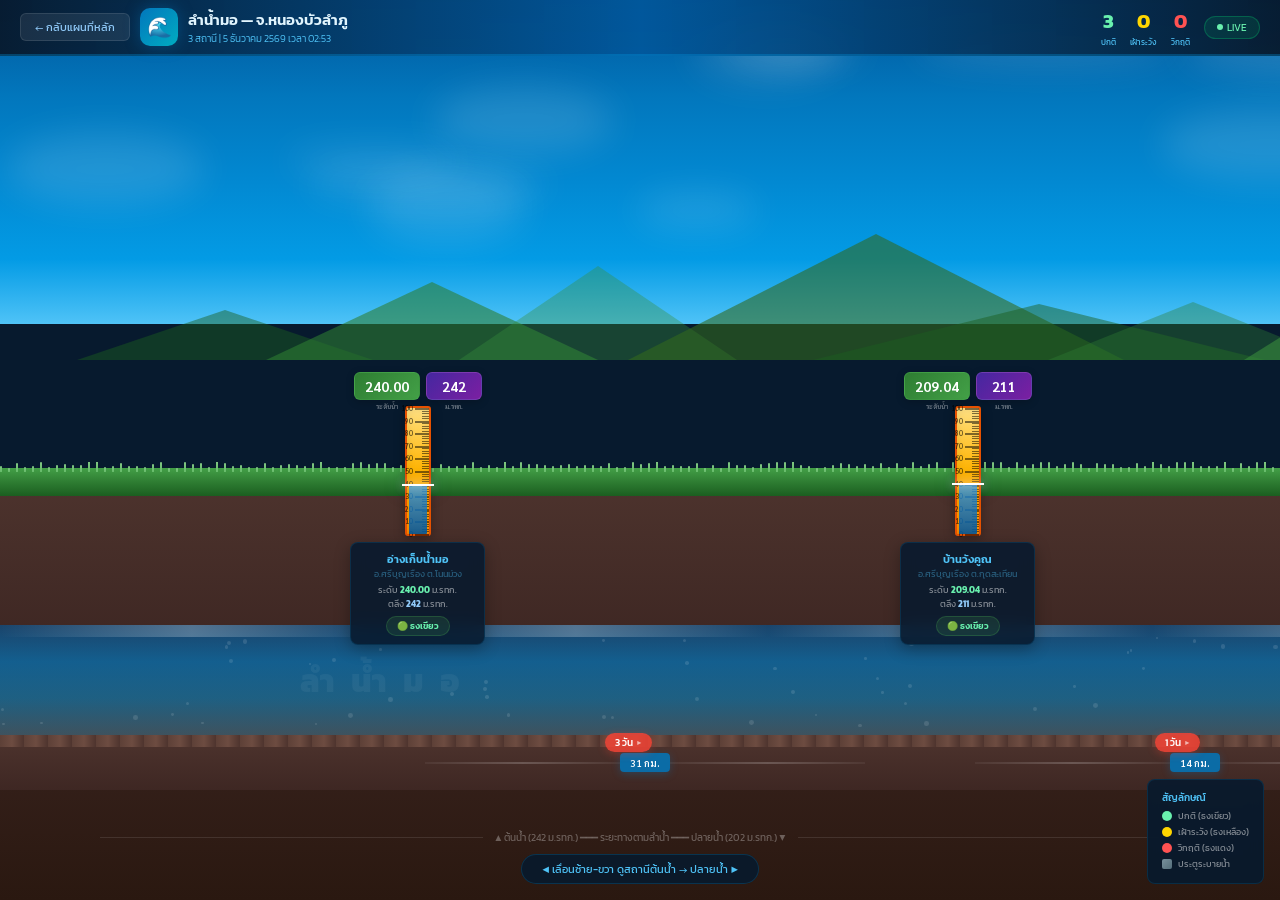
<file: water-level-mo.html>
<!DOCTYPE html>
<html lang="th">
<head>
    <meta charset="UTF-8">
    <meta name="viewport" content="width=device-width, initial-scale=1.0">
    <title>ลำน้ำมอ — สถานการณ์น้ำ จ.หนองบัวลำภู</title>
    <!-- Fonts -->
    <link href="https://fonts.googleapis.com/css2?family=Kanit:wght@300;400;500;600;700;800&family=Sarabun:wght@400;600;700&display=swap" rel="stylesheet">
    <!-- Main CSS -->
    <link rel="stylesheet" href="styles/water-level-mo.css">
</head>
<body>

    <!-- Header UI -->
    <div class="hdr">
        <div class="hl">
            <a href="index.html" class="hback">← กลับแผนที่หลัก</a>
            <div class="hlogo">🌊</div>
            <div>
                <div class="htitle">ลำน้ำมอ — จ.หนองบัวลำภู</div>
                <div class="hsub" id="dtLbl">ข้อมูลอัปเดตล่าสุด</div>
            </div>
        </div>
        <div class="hr">
            <div class="hk">
                <div class="hkn" style="color:#69f0ae" id="hG">0</div>
                <div class="hkl">ปกติ</div>
            </div>
            <div class="hk">
                <div class="hkn" style="color:#ffd600" id="hY">0</div>
                <div class="hkl">เฝ้าระวัง</div>
            </div>
            <div class="hk">
                <div class="hkn" style="color:#ff5252" id="hR">0</div>
                <div class="hkl">วิกฤติ</div>
            </div>
            <div class="hbadge"><span class="hdot"></span>LIVE</div>
        </div>
    </div>

    <!-- Navigation Hint -->
    <div class="hint" id="hint">◀ เลื่อนซ้าย-ขวา ดูสถานีต้นน้ำ → ปลายน้ำ ▶</div>

    <!-- Map Legend -->
    <div class="legend">
        <div class="leg-t">สัญลักษณ์</div>
        <div class="leg-i"><span class="leg-d" style="background:#69f0ae"></span>ปกติ (ธงเขียว)</div>
        <div class="leg-i"><span class="leg-d" style="background:#ffd600"></span>เฝ้าระวัง (ธงเหลือง)</div>
        <div class="leg-i"><span class="leg-d" style="background:#ff5252"></span>วิกฤติ (ธงแดง)</div>
        <div class="leg-i"><span style="width:10px;height:10px;background:linear-gradient(135deg,#78909c,#546e7a);border-radius:2px;display:inline-block"></span>ประตูระบายน้ำ</div>
    </div>

    <!-- Main Content Wrapper -->
    <div class="wrap" id="wrap">
        <div class="scene" id="sc">
            <!-- Sky Layer -->
            <div class="sky">
                <div class="cl" id="clds" style="position:absolute;top:0;left:0;width:200%;height:100%"></div>
            </div>
            
            <!-- Mountain Layer -->
            <div class="mtns" id="mtns"></div>

            <!-- Ground Layer -->
            <div class="ground">
                <div class="gfill"></div>
                <div class="gtop"></div>
                <div class="ggrass" id="gr"></div>
            </div>

            <!-- River Layer -->
            <div class="river">
                <div class="rbody"></div>
                <div class="rsurf"></div>
                <div id="rps"></div>
            </div>

            <!-- River Bed -->
            <div class="rbed">
                <div class="rbed-r"></div>
            </div>

            <!-- River Names -->
            <div class="rname" style="bottom:195px;left:300px">ลำน้ำมอ</div>
            <div class="rname" style="bottom:195px;left:2200px">MO RIVER</div>

            <!-- Interactive Stations Layer -->
            <div id="sLayer"></div>
        </div>
    </div>

    <!-- Logic Script -->
    <script src="scripts/water-level-mo.js"></script>
</body>
</html>
</file>
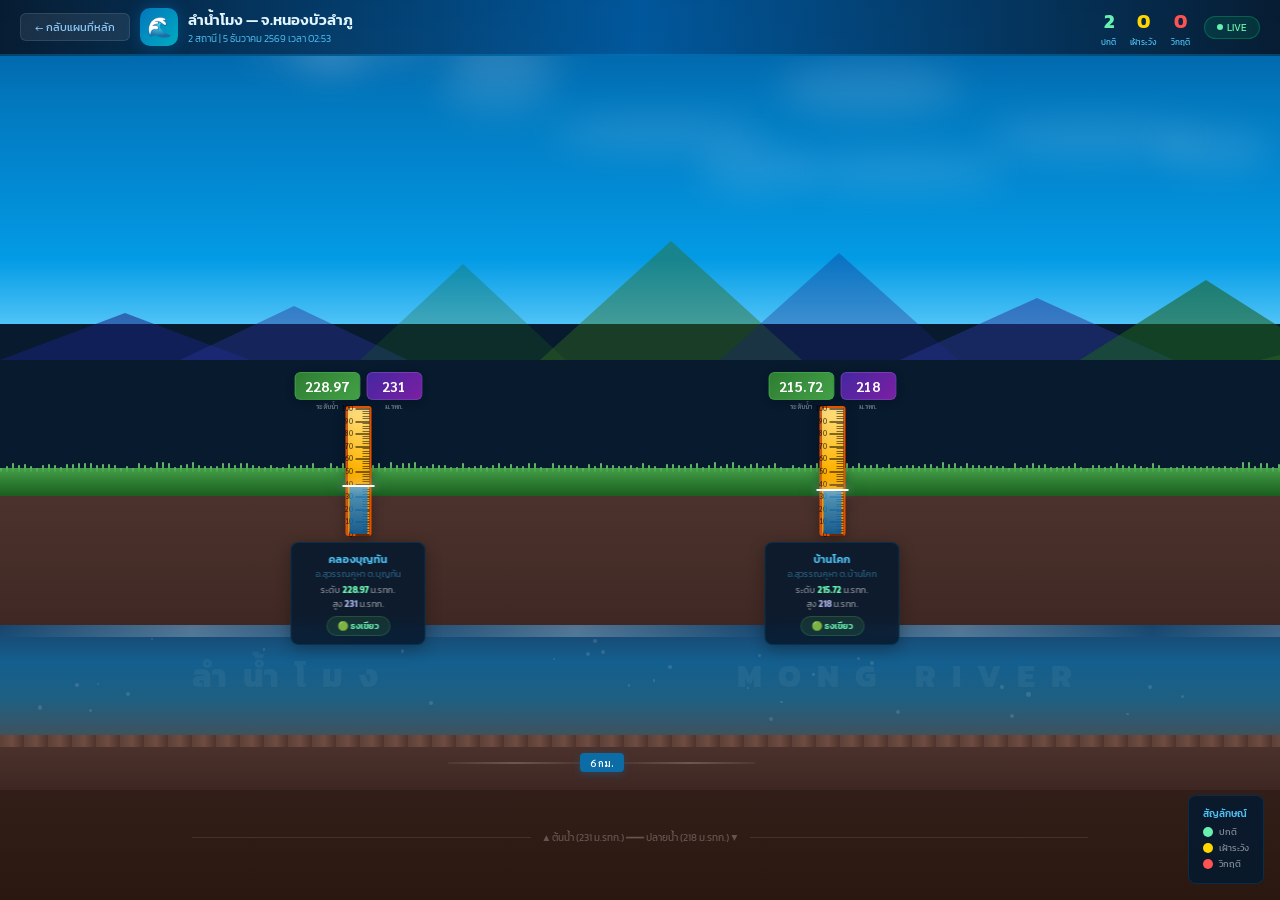
<file: water-level-mong.html>
<!DOCTYPE html>
<html lang="th">

<head>
    <meta charset="UTF-8">
    <meta name="viewport" content="width=device-width, initial-scale=1">

    <title>ลำน้ำโมง — สถานการณ์น้ำ จ.หนองบัวลำภู</title>

    <link href="https://fonts.googleapis.com/css2?family=Kanit:wght@300;400;500;600;700;800&family=Sarabun:wght@400;600;700&display=swap" rel="stylesheet">
    <link rel="stylesheet" href="styles/water-level-mong.css">
</head>

<body>

    <div class="hdr">
        <div class="hl">
            <a href="index.html" class="hback">← กลับแผนที่หลัก</a>

            <div class="hlogo">🌊</div>

            <div>
                <div class="htitle">ลำน้ำโมง — จ.หนองบัวลำภู</div>
                <div class="hsub" id="dtLbl"></div>
            </div>
        </div>

        <div class="hr">
            <div class="hk">
                <div class="hkn" style="color:#69f0ae" id="hG">0</div>
                <div class="hkl">ปกติ</div>
            </div>

            <div class="hk">
                <div class="hkn" style="color:#ffd600" id="hY">0</div>
                <div class="hkl">เฝ้าระวัง</div>
            </div>

            <div class="hk">
                <div class="hkn" style="color:#ff5252" id="hR">0</div>
                <div class="hkl">วิกฤติ</div>
            </div>

            <div class="hbadge">
                <span class="hdot"></span>
                LIVE
            </div>
        </div>
    </div>

    <div class="legend">
        <div class="leg-t">สัญลักษณ์</div>

        <div class="leg-i">
            <span class="leg-d" style="background:#69f0ae"></span>
            ปกติ
        </div>

        <div class="leg-i">
            <span class="leg-d" style="background:#ffd600"></span>
            เฝ้าระวัง
        </div>

        <div class="leg-i">
            <span class="leg-d" style="background:#ff5252"></span>
            วิกฤติ
        </div>
    </div>

    <div class="scene" id="sc">

        <div class="sky">
            <div class="cl" id="clds" style="position:absolute; top:0; left:0; width:200%; height:100%"></div>
        </div>

        <div class="mtns" id="mtns"></div>

        <div class="ground">
            <div class="gfill"></div>
            <div class="gtop"></div>
            <div class="ggrass" id="gr"></div>
        </div>

        <div class="river">
            <div class="rbody"></div>
            <div class="rsurf"></div>
            <div id="rps"></div>
        </div>

        <div class="rbed">
            <div class="rbed-r"></div>
        </div>

        <div class="rname" style="bottom:200px; left:15%">ลำน้ำโมง</div>
        <div class="rname" style="bottom:200px; right:15%">MONG RIVER</div>

        <div id="sLayer"></div>
    </div>
    <script src="scripts/water-level-mong.js"></script>
</body>
</html>
</file>
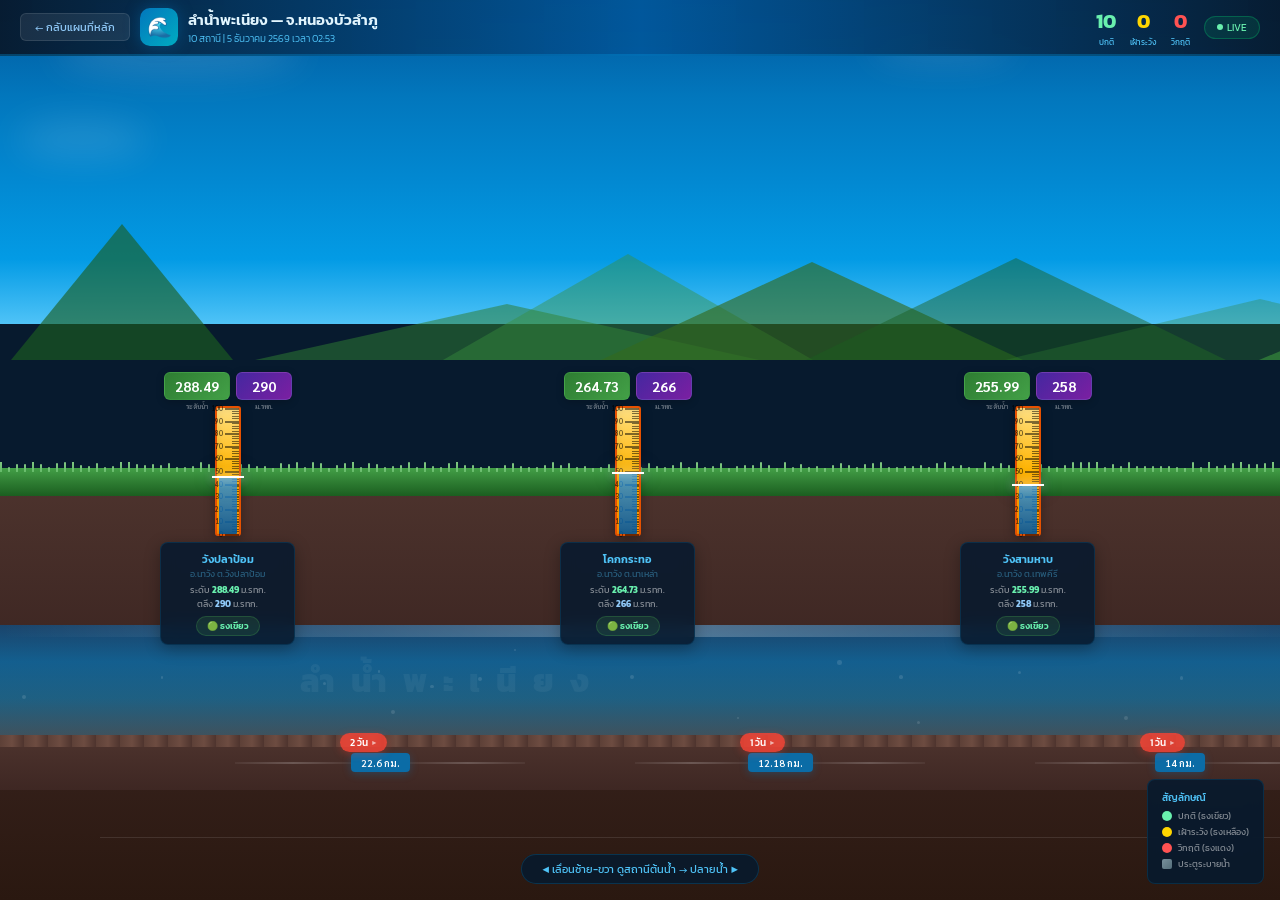
<file: water-level-peneang.html>
<!DOCTYPE html>
<html lang="th">
<head>
    <meta charset="UTF-8">
    <meta name="viewport" content="width=device-width, initial-scale=1.0">
    <title>ลำน้ำพะเนียง — สถานการณ์น้ำ จ.หนองบัวลำภู</title>
    <!-- Fonts -->
    <link href="https://fonts.googleapis.com/css2?family=Kanit:wght@300;400;500;600;700;800&family=Sarabun:wght@400;600;700&display=swap" rel="stylesheet">
    <!-- Main CSS -->
    <link rel="stylesheet" href="styles/water-level-peneang.css">
</head>
<body>

    <!-- Header UI -->
    <div class="hdr">
        <div class="hl">
            <a href="index.html" class="hback">← กลับแผนที่หลัก</a>
            <div class="hlogo">🌊</div>
            <div>
                <div class="htitle">ลำน้ำพะเนียง — จ.หนองบัวลำภู</div>
                <div class="hsub" id="dtLbl">ข้อมูลอัปเดตล่าสุด</div>
            </div>
        </div>
        <div class="hr">
            <div class="hk">
                <div class="hkn" style="color:#69f0ae" id="hG">0</div>
                <div class="hkl">ปกติ</div>
            </div>
            <div class="hk">
                <div class="hkn" style="color:#ffd600" id="hY">0</div>
                <div class="hkl">เฝ้าระวัง</div>
            </div>
            <div class="hk">
                <div class="hkn" style="color:#ff5252" id="hR">0</div>
                <div class="hkl">วิกฤติ</div>
            </div>
            <div class="hbadge"><span class="hdot"></span>LIVE</div>
        </div>
    </div>

    <!-- Navigation Hint -->
    <div class="hint" id="hint">◀ เลื่อนซ้าย-ขวา ดูสถานีต้นน้ำ → ปลายน้ำ ▶</div>

    <!-- Map Legend -->
    <div class="legend">
        <div class="leg-t">สัญลักษณ์</div>
        <div class="leg-i"><span class="leg-d" style="background:#69f0ae"></span>ปกติ (ธงเขียว)</div>
        <div class="leg-i"><span class="leg-d" style="background:#ffd600"></span>เฝ้าระวัง (ธงเหลือง)</div>
        <div class="leg-i"><span class="leg-d" style="background:#ff5252"></span>วิกฤติ (ธงแดง)</div>
        <div class="leg-i"><span style="width:10px;height:10px;background:linear-gradient(135deg,#78909c,#546e7a);border-radius:2px;display:inline-block"></span>ประตูระบายน้ำ</div>
    </div>

    <!-- Main Content Wrapper -->
    <div class="wrap" id="wrap">
        <div class="scene" id="sc">
            <!-- Sky Layer -->
            <div class="sky">
                <div class="cl" id="clds" style="position:absolute;top:0;left:0;width:200%;height:100%"></div>
            </div>
            
            <!-- Mountain Layer -->
            <div class="mtns" id="mtns"></div>

            <!-- Ground Layer -->
            <div class="ground">
                <div class="gfill"></div>
                <div class="gtop"></div>
                <div class="ggrass" id="gr"></div>
            </div>

            <!-- River Layer -->
            <div class="river">
                <div class="rbody"></div>
                <div class="rsurf"></div>
                <div id="rps"></div>
            </div>

            <!-- River Bed -->
            <div class="rbed">
                <div class="rbed-r"></div>
            </div>

            <!-- River Names -->
            <div class="rname" style="bottom:195px;left:300px">ลำน้ำพะเนียง</div>
            <div class="rname" style="bottom:195px;left:2200px">PANEANG RIVER</div>

            <!-- Interactive Stations Layer -->
            <div id="sLayer"></div>
        </div>
    </div>

    <!-- Logic Script -->
    <script src="scripts/water-level-peneang.js"></script>
</body>
</html>
</file>
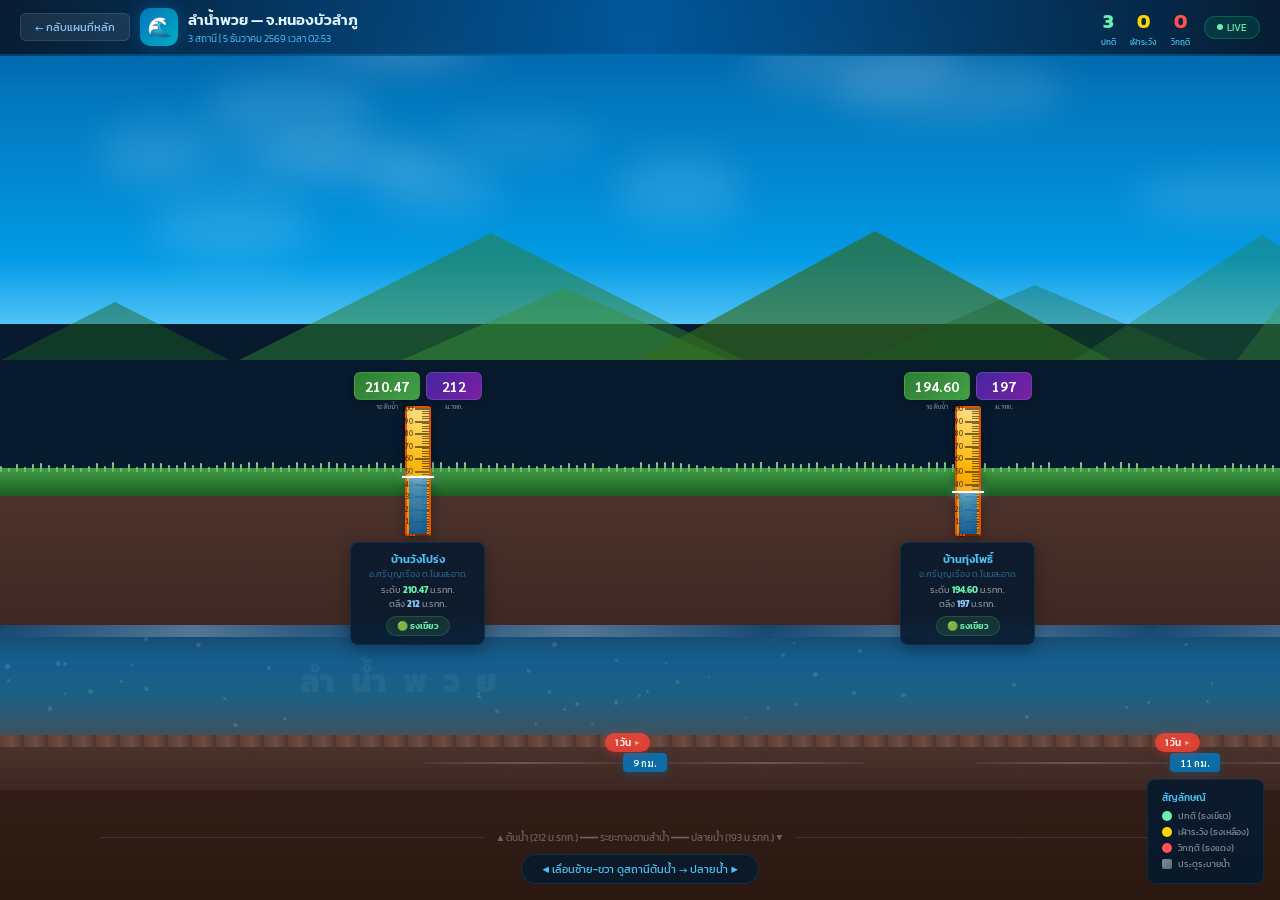
<file: water-level-phuy.html>
<!DOCTYPE html>
<html lang="th">
<head>
    <meta charset="UTF-8">
    <meta name="viewport" content="width=device-width, initial-scale=1.0">
    <title>ลำน้ำพวย — สถานการณ์น้ำ จ.หนองบัวลำภู</title>
    <!-- Fonts -->
    <link href="https://fonts.googleapis.com/css2?family=Kanit:wght@300;400;500;600;700;800&family=Sarabun:wght@400;600;700&display=swap" rel="stylesheet">
    <!-- Main CSS -->
    <link rel="stylesheet" href="styles/water-level-phuy.css">
</head>
<body>

    <!-- Header UI -->
    <div class="hdr">
        <div class="hl">
            <a href="index.html" class="hback">← กลับแผนที่หลัก</a>
            <div class="hlogo">🌊</div>
            <div>
                <div class="htitle">ลำน้ำพวย — จ.หนองบัวลำภู</div>
                <div class="hsub" id="dtLbl">ข้อมูลอัปเดตล่าสุด</div>
            </div>
        </div>
        <div class="hr">
            <div class="hk">
                <div class="hkn" style="color:#69f0ae" id="hG">0</div>
                <div class="hkl">ปกติ</div>
            </div>
            <div class="hk">
                <div class="hkn" style="color:#ffd600" id="hY">0</div>
                <div class="hkl">เฝ้าระวัง</div>
            </div>
            <div class="hk">
                <div class="hkn" style="color:#ff5252" id="hR">0</div>
                <div class="hkl">วิกฤติ</div>
            </div>
            <div class="hbadge"><span class="hdot"></span>LIVE</div>
        </div>
    </div>

    <!-- Navigation Hint -->
    <div class="hint" id="hint">◀ เลื่อนซ้าย-ขวา ดูสถานีต้นน้ำ → ปลายน้ำ ▶</div>

    <!-- Map Legend -->
    <div class="legend">
        <div class="leg-t">สัญลักษณ์</div>
        <div class="leg-i"><span class="leg-d" style="background:#69f0ae"></span>ปกติ (ธงเขียว)</div>
        <div class="leg-i"><span class="leg-d" style="background:#ffd600"></span>เฝ้าระวัง (ธงเหลือง)</div>
        <div class="leg-i"><span class="leg-d" style="background:#ff5252"></span>วิกฤติ (ธงแดง)</div>
        <div class="leg-i"><span style="width:10px;height:10px;background:linear-gradient(135deg,#78909c,#546e7a);border-radius:2px;display:inline-block"></span>ประตูระบายน้ำ</div>
    </div>

    <!-- Main Content Wrapper -->
    <div class="wrap" id="wrap">
        <div class="scene" id="sc">
            <!-- Sky Layer -->
            <div class="sky">
                <div class="cl" id="clds" style="position:absolute;top:0;left:0;width:200%;height:100%"></div>
            </div>
            
            <!-- Mountain Layer -->
            <div class="mtns" id="mtns"></div>

            <!-- Ground Layer -->
            <div class="ground">
                <div class="gfill"></div>
                <div class="gtop"></div>
                <div class="ggrass" id="gr"></div>
            </div>

            <!-- River Layer -->
            <div class="river">
                <div class="rbody"></div>
                <div class="rsurf"></div>
                <div id="rps"></div>
            </div>

            <!-- River Bed -->
            <div class="rbed">
                <div class="rbed-r"></div>
            </div>

            <!-- River Names -->
            <div class="rname" style="bottom:195px;left:300px">ลำน้ำพวย</div>
            <div class="rname" style="bottom:195px;left:2200px">PHUY RIVER</div>

            <!-- Interactive Stations Layer -->
            <div id="sLayer"></div>
        </div>
    </div>

    <!-- Logic Script -->
    <script src="scripts/water-level-phuy.js"></script>
</body>
</html>
</file>
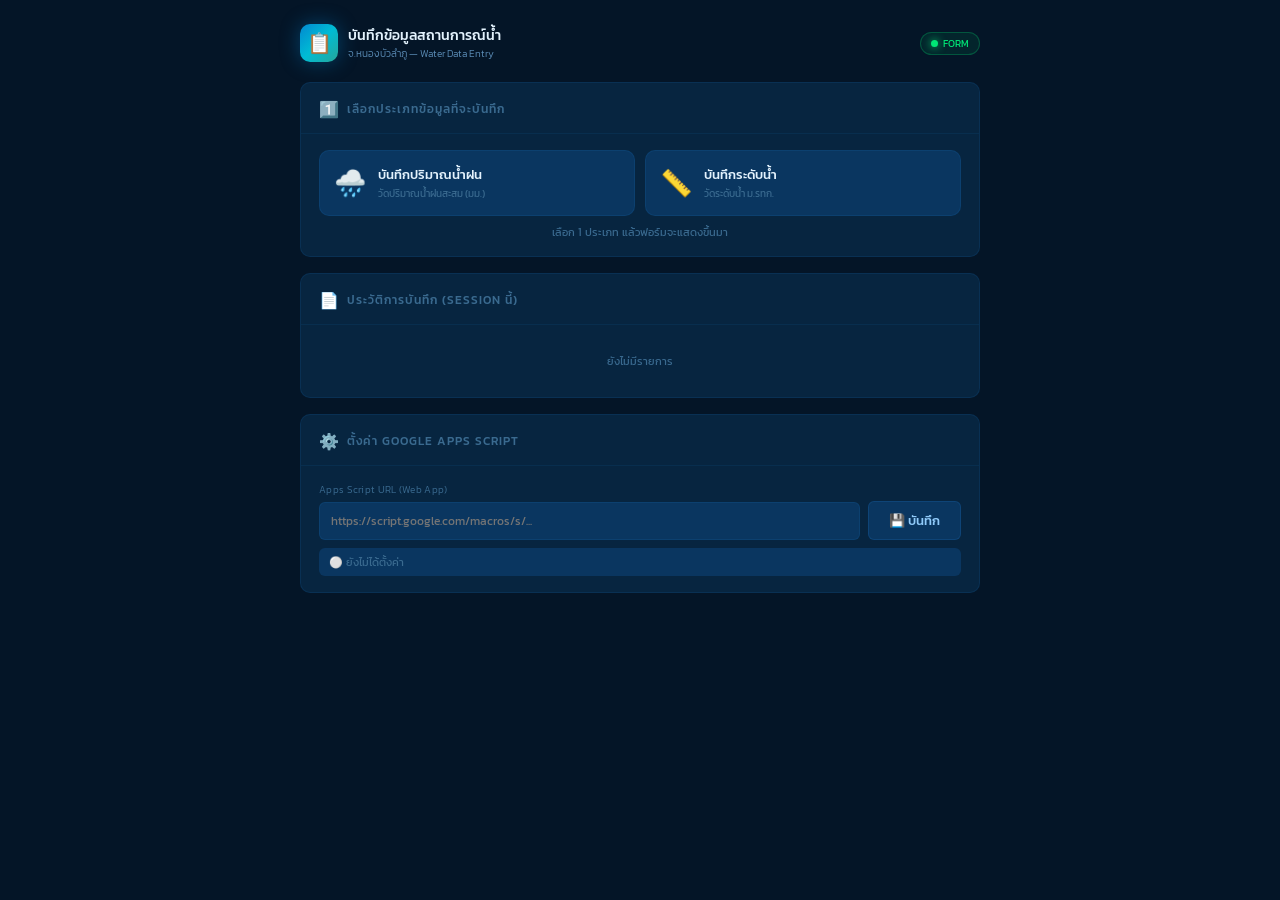
<file: this_test/thistest3/water-form.html>
<!DOCTYPE html>
<html lang="th">
<head>
  <meta charset="UTF-8">
  <meta name="viewport" content="width=device-width, initial-scale=1, maximum-scale=1, user-scalable=no">
  <title>แบบฟอร์มบันทึกข้อมูลน้ำ — จ.หนองบัวลำภู</title>
  <link rel="icon" href="data:image/svg+xml,<svg xmlns='http://www.w3.org/2000/svg' viewBox='0 0 100 100'><text y='.9em' font-size='90'>📋</text></svg>">
  <link href="https://fonts.googleapis.com/css2?family=Kanit:wght@200;300;400;500;600&family=Sarabun:wght@300;400;500;600&display=swap" rel="stylesheet">
  <link rel="stylesheet" href="water-form.css">
</head>

<body>

  <!-- Topbar -->
  <div class="topbar">
    <div class="tb-brand">
      <div class="tb-logo">📋</div>
      <div>
        <div class="tb-title">บันทึกข้อมูลสถานการณ์น้ำ</div>
        <div class="tb-sub">จ.หนองบัวลำภู — Water Data Entry</div>
      </div>
    </div>
    <div class="live-badge">
      <span class="live-dot"></span>FORM
    </div>
  </div>

  <!-- ── STEP 1: เลือกประเภท ── -->
  <div class="card">
    <div class="card-header">
      <span class="card-header-icon">1️⃣</span>
      <span class="card-title">เลือกประเภทข้อมูลที่จะบันทึก</span>
    </div>
    <div class="card-body">
      <div class="type-grid" id="typeCards">
        <!-- render by JS -->
      </div>
      <div class="select-hint">เลือก 1 ประเภท แล้วฟอร์มจะแสดงขึ้นมา</div>
    </div>
  </div>

  <!-- ── STEP 2: กรอกข้อมูล ── -->
  <div class="card main-fields hidden" id="mainFields">
    <div class="card-header">
      <span class="card-header-icon">2️⃣</span>
      <span class="card-title">กรอกข้อมูล</span>
    </div>
    <div class="card-body">

      <!-- วันที่ + เวลา -->
      <div class="form-row">
        <div class="form-group">
          <label class="form-label">วันที่</label>
          <input type="date" class="form-input" id="fDate">
        </div>
        <div class="form-group">
          <label class="form-label">เวลา</label>
          <input type="time" class="form-input" id="fTime">
        </div>
      </div>

      <!-- ลำน้ำ + สถานี -->
      <div class="form-row">
        <div class="form-group">
          <label class="form-label">ลำน้ำ</label>
          <div class="select-wrap">
            <select class="form-select" id="fRiver">
              <option value="">-- เลือก --</option>
            </select>
          </div>
        </div>
        <div class="form-group">
          <label class="form-label">สถานี</label>
          <div class="select-wrap">
            <select class="form-select" id="fStation">
              <option value="">-- เลือกสถานี --</option>
            </select>
          </div>
        </div>
      </div>

      <!-- ผู้รายงาน + สภาพอากาศ -->
      <div class="form-row">
        <div class="form-group">
          <label class="form-label">ชื่อผู้รายงาน</label>
          <input type="text" class="form-input" id="fReporter" placeholder="ชื่อ-สกุล / รหัสเจ้าหน้าที่">
        </div>
        <div class="form-group">
          <label class="form-label">สภาพอากาศ</label>
          <div class="select-wrap">
            <select class="form-select" id="fWeather">
              <option value="">-- เลือก --</option>
            </select>
          </div>
        </div>
      </div>

      <div class="divider"></div>

      <!-- ค่าวัดน้ำฝน -->
      <div class="value-section rain-section hidden" id="fieldRain">
        <div class="value-section-title">🌧️ ข้อมูลน้ำฝน</div>
        <div class="form-row">
          <div class="form-group">
            <label class="form-label">ปริมาณน้ำฝนสะสม</label>
            <div class="input-unit-wrap">
              <input type="number" step="0.1" min="0" class="form-input" id="fRain" placeholder="เช่น 45.5">
              <span class="input-unit">มม.</span>
            </div>
          </div>
          <div class="form-group">
            <label class="form-label">ระยะเวลาสะสม</label>
            <div class="select-wrap">
              <select class="form-select" id="fRainPeriod">
                <option value="">-- เลือก --</option>
                <option value="1h">1 ชั่วโมง</option>
                <option value="3h">3 ชั่วโมง</option>
                <option value="6h">6 ชั่วโมง</option>
                <option value="12h">12 ชั่วโมง</option>
                <option value="24h">24 ชั่วโมง (รายวัน)</option>
              </select>
            </div>
          </div>
        </div>
      </div>

      <!-- ค่าวัดระดับน้ำ -->
      <div class="value-section level-section hidden" id="fieldLevel">
        <div class="value-section-title">📏 ข้อมูลระดับน้ำ</div>
        <div class="form-row">
          <div class="form-group">
            <label class="form-label">ระดับน้ำ (ม.รทก.)</label>
            <div class="input-unit-wrap">
              <input type="number" step="0.1" class="form-input" id="fLevel" placeholder="เช่น 289.2">
              <span class="input-unit">ม.รทก.</span>
            </div>
          </div>
          <div class="form-group">
            <label class="form-label">สถานะ (อัตโนมัติ)</label>
            <div class="status-badge" id="statusBadge">—</div>
          </div>
        </div>
        <div class="form-row">
          <div class="form-group">
            <label class="form-label">แนวโน้ม</label>
            <div class="select-wrap">
              <select class="form-select" id="fTrend">
                <option value="">-- เลือก --</option>
                <option value="up">📈 เพิ่มขึ้น</option>
                <option value="stable">➡️ ทรงตัว</option>
                <option value="down">📉 ลดลง</option>
              </select>
            </div>
          </div>
          <div class="form-group">
            <!-- placeholder col -->
          </div>
        </div>
      </div>

      <!-- หมายเหตุ -->
      <div class="form-row single" style="margin-bottom:14px">
        <div class="form-group">
          <label class="form-label">หมายเหตุ / Note</label>
          <textarea class="form-textarea" id="fNote" placeholder="เช่น น้ำเอ่อล้นตลิ่ง, สังเกตเห็นสิ่งผิดปกติ..."></textarea>
        </div>
      </div>

      <!-- Buttons -->
      <div class="btn-row">
        <button class="btn btn-secondary" id="btnClear">ล้างข้อมูล</button>
        <button class="btn btn-primary" id="btnSubmit">📤 ส่งข้อมูล</button>
      </div>

    </div>
  </div>

  <!-- ── ประวัติการส่ง ── -->
  <div class="card">
    <div class="card-header">
      <span class="card-header-icon">📄</span>
      <span class="card-title">ประวัติการบันทึก (session นี้)</span>
    </div>
    <div class="card-body">
      <div id="historyList">
        <div class="hist-empty">ยังไม่มีรายการ</div>
      </div>
    </div>
  </div>

  <!-- ── ตั้งค่า Apps Script URL ── -->
  <div class="card">
    <div class="card-header">
      <span class="card-header-icon">⚙️</span>
      <span class="card-title">ตั้งค่า Google Apps Script</span>
    </div>
    <div class="card-body">
      <div class="form-group" style="margin-bottom:8px">
        <label class="form-label">Apps Script URL (Web App)</label>
        <div class="config-row">
          <input type="url" class="form-input" id="gasUrlInput"
            placeholder="https://script.google.com/macros/s/...">
          <button class="btn btn-secondary" id="btnSaveUrl" style="white-space:nowrap">💾 บันทึก</button>
        </div>
      </div>
      <div class="conn-status" id="connStatus">⚪ ยังไม่ได้ตั้งค่า</div>
    </div>
  </div>

  <!-- Toast -->
  <div class="toast" id="toast"></div>

  <script src="water-form.js"></script>
  <script src="water-form-data.js"></script>
</body>
</html>
</file>
<file: styles/water-level-mo.css>
/* --- Global Styles --- */

* {
    box-sizing: border-box;
    margin: 0;
    padding: 0;
}

html,
body {
    height: 100%;
    overflow-x: auto;
    overflow-y: hidden;
}

body {
    font-family: 'Kanit', sans-serif;
    background: #071a2e;
}

/* --- Container & Scrollbar --- */
.wrap {
    overflow-x: auto;
    overflow-y: hidden;
    height: 100vh;
    scroll-behavior: smooth;
}

.wrap::-webkit-scrollbar {
    height: 8px;
}

.wrap::-webkit-scrollbar-track {
    background: #071a2e;
}

.wrap::-webkit-scrollbar-thumb {
    background: linear-gradient(90deg, #0277bd, #00acc1);
    border-radius: 4px;
}

.scene {
    position: relative;
    width: 100%;
    height: 100vh;
    min-height: 680px;
    overflow: hidden;
}

/* --- Sky & Environment --- */
.sky {
    position: absolute;
    top: 0;
    left: 0;
    right: 0;
    height: 36%;
    background: linear-gradient(180deg, #01579b 0%, #0277bd 30%, #0288d1 55%, #039be5 80%, #4fc3f7 100%);
}

.cloud {
    position: absolute;
    background: rgba(255, 255, 255, .12);
    border-radius: 50%;
    filter: blur(18px);
}

.cl {
    animation: cld 80s linear infinite;
}

@keyframes cld {
    from {
        transform: translateX(0);
    }
    to {
        transform: translateX(-50%);
    }
}

.mtns {
    position: absolute;
    top: 20%;
    left: 0;
    right: 0;
    height: 20%;
    pointer-events: none;
}

/* --- Terrain --- */
.ground {
    position: absolute;
    bottom: 0;
    left: 0;
    right: 0;
    height: 48%;
}

.gfill {
    position: absolute;
    inset: 0;
    background: linear-gradient(180deg, #4e342e 0%, #3e2723 40%, #2a1810 100%);
}

.gtop {
    position: absolute;
    top: 0;
    left: 0;
    right: 0;
    height: 28px;
    background: linear-gradient(180deg, #43a047, #2e7d32, #1b5e20);
}

.ggrass {
    position: absolute;
    top: -6px;
    left: 0;
    right: 0;
    height: 10px;
    overflow: hidden;
}

.gblade {
    position: absolute;
    bottom: 0;
    width: 2px;
    border-radius: 1px 1px 0 0;
    transform-origin: bottom;
    animation: sw 3s ease-in-out infinite;
}

@keyframes sw {
    0%,
    100% {
        transform: rotate(-4deg);
    }
    50% {
        transform: rotate(4deg);
    }
}

/* --- River System --- */
.river {
    position: absolute;
    left: 0;
    right: 0;
    height: 110px;
    bottom: 165px;
    overflow: hidden;
}

.rbody {
    position: absolute;
    inset: 0;
    background: linear-gradient(180deg, rgba(1, 87, 155, .6), rgba(2, 119, 189, .7), rgba(3, 155, 229, .5), rgba(79, 195, 247, .3));
}

.rsurf {
    position: absolute;
    top: 0;
    left: 0;
    width: 300%;
    height: 12px;
    background: repeating-linear-gradient(90deg, transparent 0%, rgba(255, 255, 255, .25) 5%, transparent 10%);
    animation: wf 3.5s linear infinite;
}

@keyframes wf {
    from {
        transform: translateX(0);
    }
    to {
        transform: translateX(-33.33%);
    }
}

.rp {
    position: absolute;
    background: rgba(255, 255, 255, .12);
    border-radius: 50%;
    animation: pf 5s linear infinite;
}

@keyframes pf {
    from {
        transform: translateX(0);
        opacity: .2;
    }
    50% {
        opacity: .5;
    }
    to {
        transform: translateX(-33.33%);
        opacity: .15;
    }
}

.rbed {
    position: absolute;
    left: 0;
    right: 0;
    height: 55px;
    bottom: 110px;
    background: linear-gradient(180deg, #4e342e, #3e2723);
}

.rbed-r {
    position: absolute;
    top: 0;
    left: 0;
    right: 0;
    height: 12px;
    background: repeating-linear-gradient(90deg, #5d4037 0px, #6d4c41 12px, #4e342e 24px);
}

.rname {
    position: absolute;
    font-size: 32px;
    font-weight: 800;
    color: rgba(255, 255, 255, .05);
    letter-spacing: 16px;
}

/* --- Header UI --- */
.hdr {
    position: fixed;
    top: 0;
    left: 0;
    right: 0;
    z-index: 100;
    height: 56px;
    background: linear-gradient(90deg, rgba(7, 26, 46, .96), rgba(1, 87, 155, .92), rgba(7, 26, 46, .96));
    backdrop-filter: blur(10px);
    border-bottom: 2px solid rgba(3, 155, 229, .3);
    display: flex;
    align-items: center;
    justify-content: space-between;
    padding: 0 20px;
}

.hl {
    display: flex;
    align-items: center;
    gap: 10px;
}

.hlogo {
    width: 38px;
    height: 38px;
    border-radius: 10px;
    display: flex;
    align-items: center;
    justify-content: center;
    background: linear-gradient(135deg, #0277bd, #00acc1);
    font-size: 20px;
    box-shadow: 0 0 16px rgba(2, 119, 189, .4);
}

.htitle {
    font-size: 15px;
    font-weight: 600;
    color: #e1f5fe;
}

.hsub {
    font-size: 10px;
    color: #4fc3f7;
    font-weight: 300;
}

.hr {
    display: flex;
    align-items: center;
    gap: 14px;
}

.hk {
    text-align: center;
}

.hkn {
    font-size: 20px;
    font-weight: 700;
}

.hkl {
    font-size: 8px;
    color: #4fc3f7;
}

.hbadge {
    display: flex;
    align-items: center;
    gap: 4px;
    padding: 3px 12px;
    border-radius: 20px;
    background: rgba(0, 230, 118, .1);
    border: 1px solid rgba(0, 230, 118, .25);
    font-size: 10px;
    color: #69f0ae;
}

.hdot {
    width: 6px;
    height: 6px;
    border-radius: 50%;
    background: #69f0ae;
    animation: p 1.6s ease infinite;
}

@keyframes p {
    0%,
    100% {
        opacity: 1;
    }
    50% {
        opacity: .3;
    }
}

.hback {
    display: flex;
    align-items: center;
    gap: 4px;
    padding: 5px 14px;
    border-radius: 6px;
    background: rgba(255, 255, 255, .08);
    border: 1px solid rgba(255, 255, 255, .1);
    color: #90caf9;
    font-size: 11px;
    text-decoration: none;
    font-family: 'Kanit';
    transition: .2s;
}

.hback:hover {
    background: rgba(255, 255, 255, .15);
}

/* --- Station & Gauge --- */
.gs {
    position: absolute;
    display: flex;
    flex-direction: column;
    align-items: center;
    z-index: 10;
    transition: transform .3s;
}

.gs:hover {
    transform: translateY(-4px);
}

.gtop2 {
    display: flex;
    gap: 6px;
    margin-bottom: 6px;
}

.gbox {
    border-radius: 6px;
    padding: 4px 10px;
    font-size: 14px;
    font-weight: 700;
    text-align: center;
    min-width: 56px;
    font-family: 'Sarabun';
    box-shadow: 0 2px 8px rgba(0, 0, 0, .2);
    position: relative;
}

.gbox::after {
    content: attr(data-label);
    position: absolute;
    bottom: -12px;
    left: 50%;
    transform: translateX(-50%);
    font-size: 7px;
    color: rgba(255, 255, 255, .5);
    white-space: nowrap;
    font-weight: 400;
}

.gbox.lv {
    background: linear-gradient(135deg, #2e7d32, #43a047);
    color: #fff;
    border: 1px solid rgba(76, 175, 80, .4);
}

.gbox.lv.w {
    background: linear-gradient(135deg, #f57f17, #f9a825);
    color: #000;
}

.gbox.lv.c {
    background: linear-gradient(135deg, #c62828, #e53935);
    color: #fff;
}

.gbox.el {
    background: linear-gradient(135deg, #4527a0, #7b1fa2);
    color: #fff;
    border: 1px solid rgba(149, 117, 205, .3);
}

/* --- Ruler System --- */
.ruler {
    position: relative;
    width: 26px;
    height: 130px;
    background: linear-gradient(180deg, #ffe082, #ffb300, #ff8f00);
    border-radius: 3px;
    border: 2px solid #e65100;
    box-shadow: 0 3px 12px rgba(0, 0, 0, .3), inset 0 0 8px rgba(0, 0, 0, .1);
}

.rmk {
    position: absolute;
    right: 0;
    background: rgba(0, 0, 0, .5);
}

.rmk.mj {
    width: 14px;
    height: 2px;
}

.rmk.mn {
    width: 7px;
    height: 1px;
}

.rnum {
    position: absolute;
    right: 16px;
    font-size: 7px;
    color: rgba(0, 0, 0, .6);
    font-family: 'Sarabun';
    font-weight: 700;
}

.wfill {
    position: absolute;
    bottom: 0;
    left: 2px;
    right: 2px;
    border-radius: 0 0 1px 1px;
    background: linear-gradient(180deg, rgba(33, 150, 243, .75), rgba(1, 87, 155, .9));
    transition: height 1.2s ease;
}

.wline {
    position: absolute;
    left: -5px;
    right: -5px;
    height: 2px;
    background: #fff;
    box-shadow: 0 0 10px rgba(255, 255, 255, .9), 0 0 20px rgba(33, 150, 243, .5);
    transition: bottom 1.2s ease;
}

/* --- Information Card --- */
.scard {
    background: rgba(7, 26, 46, .88);
    backdrop-filter: blur(8px);
    border: 1px solid rgba(3, 155, 229, .15);
    border-radius: 8px;
    padding: 8px 10px;
    margin-top: 6px;
    min-width: 135px;
    text-align: center;
    box-shadow: 0 4px 16px rgba(0, 0, 0, .3);
    transition: border-color .3s;
}

.gs:hover .scard {
    border-color: rgba(3, 155, 229, .4);
}

.sn {
    font-size: 11px;
    font-weight: 600;
    color: #4fc3f7;
}

.sl {
    font-size: 9px;
    color: rgba(79, 195, 247, .4);
    margin-bottom: 3px;
}

.sd {
    font-size: 9px;
    color: rgba(255, 255, 255, .5);
    line-height: 1.5;
}

.sd b {
    font-weight: 700;
}

.ss {
    display: inline-block;
    font-size: 9px;
    font-weight: 600;
    padding: 2px 10px;
    border-radius: 12px;
    margin-top: 4px;
}

.ss.g {
    background: rgba(76, 175, 80, .15);
    color: #69f0ae;
    border: 1px solid rgba(76, 175, 80, .25);
}

.ss.y {
    background: rgba(255, 214, 0, .15);
    color: #ffd600;
    border: 1px solid rgba(255, 214, 0, .25);
}

.ss.r {
    background: rgba(255, 23, 68, .15);
    color: #ff5252;
    border: 1px solid rgba(255, 23, 68, .25);
}

/* --- Dam Structures --- */
.dam {
    margin-top: 4px;
    text-align: center;
}

.dam-shape {
    width: 44px;
    height: 28px;
    margin: 0 auto;
    background: linear-gradient(180deg, #78909c, #546e7a);
    border: 2px solid #455a64;
    border-radius: 3px 3px 0 0;
    position: relative;
}

.dam-shape::before {
    content: '';
    position: absolute;
    top: -7px;
    left: -5px;
    right: -5px;
    height: 7px;
    background: #37474f;
    border-radius: 3px;
}

.dam-shape::after {
    content: '';
    position: absolute;
    bottom: 2px;
    left: 4px;
    right: 4px;
    height: 3px;
    background: repeating-linear-gradient(90deg, rgba(255, 255, 255, .15) 0px, rgba(255, 255, 255, .15) 3px, transparent 3px, transparent 6px);
}

.dam-lbl {
    font-size: 8px;
    color: #90a4ae;
    margin-top: 1px;
}

/* --- Distance & Travel --- */
.dist-seg {
    position: absolute;
    display: flex;
    align-items: center;
    z-index: 5;
}

.dist-line {
    flex: 1;
    height: 2px;
    background: linear-gradient(90deg, rgba(255, 255, 255, .05), rgba(255, 255, 255, .2), rgba(255, 255, 255, .05));
}

.dist-box {
    background: rgba(2, 119, 189, .85);
    color: #fff;
    padding: 3px 10px;
    border-radius: 4px;
    font-size: 10px;
    font-weight: 600;
    white-space: nowrap;
    box-shadow: 0 2px 8px rgba(2, 119, 189, .3);
    font-family: 'Sarabun';
}

.travel-tag {
    position: absolute;
    z-index: 6;
    background: rgba(244, 67, 54, .85);
    color: #fff;
    padding: 2px 10px;
    border-radius: 14px;
    font-size: 10px;
    font-weight: 500;
    white-space: nowrap;
    box-shadow: 0 2px 8px rgba(244, 67, 54, .3);
    display: flex;
    align-items: center;
    gap: 4px;
}

.travel-tag::after {
    content: '▶';
    font-size: 7px;
    opacity: .6;
}

/* --- Overlays & Hints --- */
.hint {
    position: fixed;
    bottom: 16px;
    left: 50%;
    transform: translateX(-50%);
    z-index: 100;
    background: rgba(7, 26, 46, .85);
    backdrop-filter: blur(8px);
    border: 1px solid rgba(3, 155, 229, .2);
    border-radius: 20px;
    padding: 6px 20px;
    font-size: 11px;
    color: #4fc3f7;
    transition: opacity .5s;
}

.legend {
    position: fixed;
    bottom: 16px;
    right: 16px;
    z-index: 100;
    background: rgba(7, 26, 46, .9);
    backdrop-filter: blur(8px);
    border: 1px solid rgba(3, 155, 229, .15);
    border-radius: 8px;
    padding: 10px 14px;
}

.leg-t {
    font-size: 10px;
    font-weight: 500;
    color: #4fc3f7;
    margin-bottom: 4px;
}

.leg-i {
    display: flex;
    align-items: center;
    gap: 6px;
    font-size: 9px;
    color: rgba(255, 255, 255, .5);
    margin: 2px 0;
}

.leg-d {
    width: 10px;
    height: 10px;
    border-radius: 50%;
}

/* ================= MOBILE (<= 768px) ================= */
@media (max-width: 768px) {

    html, body {
        overflow-x: auto;
        overflow-y: auto;
    }

    .wrap {
        height: auto;
    }

    .scene {
        min-height: 100vh;
        width: 2000px;
    }

    /* HEADER */
    .hdr {
        height: 50px;
        padding: 0 10px;
    }

    .htitle {
        font-size: 12px;
    }

    .hsub {
        font-size: 9px;
    }

    .hlogo {
        width: 30px;
        height: 30px;
        font-size: 16px;
    }

    .hk .hkn {
        font-size: 14px;
    }

    .hk .hkl {
        font-size: 7px;
    }

    /* SCALE STATION */
    .gs {
        transform: scale(0.75);
        transform-origin: bottom center;
    }

    /* CARD */
    .scard {
        min-width: 120px;
        padding: 8px;
    }

    .sn { font-size: 10px; }
    .sl, .sd { font-size: 8px; }

    .ss {
        font-size: 8px;
        padding: 2px 8px;
    }

    /* RULER */
    .ruler {
        width: 22px;
        height: 110px;
    }

    .rnum {
        font-size: 6px;
        right: 12px;
    }

    /* RIVER */
    .river {
        height: 85px;
        bottom: 140px;
    }

    .rbed {
        height: 45px;
        bottom: 95px;
    }

    .rname {
        font-size: 18px;
        letter-spacing: 6px;
    }

    /* DISTANCE */
    .dist-box {
        font-size: 9px;
        padding: 2px 8px;
    }

    .travel-tag {
        font-size: 8px;
        padding: 2px 8px;
    }

    /* LEGEND */
    .legend {
        bottom: 10px;
        right: 10px;
        padding: 8px 10px;
    }

    .leg-t { font-size: 9px; }
    .leg-i { font-size: 8px; }

    /* HINT */
    .hint {
        font-size: 9px;
        padding: 5px 14px;
        bottom: 10px;
    }
}


/* ================= SMALL MOBILE (<= 480px) ================= */
@media (max-width: 480px) {

    .gs {
        transform: scale(0.65);
    }

    .htitle {
        display: none;
    }

    .hsub {
        font-size: 8px;
    }

    .rname {
        font-size: 14px;
        letter-spacing: 4px;
    }

    .scard {
        min-width: 100px;
    }

    .hint {
        font-size: 8px;
    }
}
</file>
<file: styles/water-level-mong.css>
/* --- Global Styles --- */

* {
    box-sizing: border-box;
    margin: 0;
    padding: 0;
}

html,
body {
    height: 100%;
    overflow-x: auto;
    overflow-y: hidden;
}

body {
    font-family: 'Kanit', sans-serif;
    background: #071a2e;
}

/* --- Container & Scrollbar --- */
.wrap {
    overflow-x: auto;
    overflow-y: hidden;
    height: 100vh;
    scroll-behavior: smooth;
}

.wrap::-webkit-scrollbar {
    height: 8px;
}

.wrap::-webkit-scrollbar-track {
    background: #071a2e;
}

.wrap::-webkit-scrollbar-thumb {
    background: linear-gradient(90deg, #0277bd, #00acc1);
    border-radius: 4px;
}

.scene {
    position: relative;
    width: 100%;
    height: 100vh;
    min-height: 680px;
    overflow: hidden;
}

/* --- Sky & Environment --- */
.sky {
    position: absolute;
    top: 0;
    left: 0;
    right: 0;
    height: 36%;
    background: linear-gradient(180deg, #01579b 0%, #0277bd 30%, #0288d1 55%, #039be5 80%, #4fc3f7 100%);
}

.cloud {
    position: absolute;
    background: rgba(255, 255, 255, .12);
    border-radius: 50%;
    filter: blur(18px);
}

.cl {
    animation: cld 80s linear infinite;
}

@keyframes cld {
    from {
        transform: translateX(0);
    }
    to {
        transform: translateX(-50%);
    }
}

.mtns {
    position: absolute;
    top: 20%;
    left: 0;
    right: 0;
    height: 20%;
    pointer-events: none;
}

/* --- Terrain --- */
.ground {
    position: absolute;
    bottom: 0;
    left: 0;
    right: 0;
    height: 48%;
}

.gfill {
    position: absolute;
    inset: 0;
    background: linear-gradient(180deg, #4e342e 0%, #3e2723 40%, #2a1810 100%);
}

.gtop {
    position: absolute;
    top: 0;
    left: 0;
    right: 0;
    height: 28px;
    background: linear-gradient(180deg, #43a047, #2e7d32, #1b5e20);
}

.ggrass {
    position: absolute;
    top: -6px;
    left: 0;
    right: 0;
    height: 10px;
    overflow: hidden;
}

.gblade {
    position: absolute;
    bottom: 0;
    width: 2px;
    border-radius: 1px 1px 0 0;
    transform-origin: bottom;
    animation: sw 3s ease-in-out infinite;
}

@keyframes sw {
    0%,
    100% {
        transform: rotate(-4deg);
    }
    50% {
        transform: rotate(4deg);
    }
}

/* --- River System --- */
.river {
    position: absolute;
    left: 0;
    right: 0;
    height: 110px;
    bottom: 165px;
    overflow: hidden;
}

.rbody {
    position: absolute;
    inset: 0;
    background: linear-gradient(180deg, rgba(1, 87, 155, .6), rgba(2, 119, 189, .7), rgba(3, 155, 229, .5), rgba(79, 195, 247, .3));
}

.rsurf {
    position: absolute;
    top: 0;
    left: 0;
    width: 300%;
    height: 12px;
    background: repeating-linear-gradient(90deg, transparent 0%, rgba(255, 255, 255, .25) 5%, transparent 10%);
    animation: wf 3.5s linear infinite;
}

@keyframes wf {
    from {
        transform: translateX(0);
    }
    to {
        transform: translateX(-33.33%);
    }
}

.rp {
    position: absolute;
    background: rgba(255, 255, 255, .12);
    border-radius: 50%;
    animation: pf 5s linear infinite;
}

@keyframes pf {
    from {
        transform: translateX(0);
        opacity: .2;
    }
    50% {
        opacity: .5;
    }
    to {
        transform: translateX(-33.33%);
        opacity: .15;
    }
}

.rbed {
    position: absolute;
    left: 0;
    right: 0;
    height: 55px;
    bottom: 110px;
    background: linear-gradient(180deg, #4e342e, #3e2723);
}

.rbed-r {
    position: absolute;
    top: 0;
    left: 0;
    right: 0;
    height: 12px;
    background: repeating-linear-gradient(90deg, #5d4037 0px, #6d4c41 12px, #4e342e 24px);
}

.rname {
    position: absolute;
    font-size: 32px;
    font-weight: 800;
    color: rgba(255, 255, 255, .05);
    letter-spacing: 16px;
}

/* --- Header UI --- */
.hdr {
    position: fixed;
    top: 0;
    left: 0;
    right: 0;
    z-index: 100;
    height: 56px;
    background: linear-gradient(90deg, rgba(7, 26, 46, .96), rgba(1, 87, 155, .92), rgba(7, 26, 46, .96));
    backdrop-filter: blur(10px);
    border-bottom: 2px solid rgba(3, 155, 229, .3);
    display: flex;
    align-items: center;
    justify-content: space-between;
    padding: 0 20px;
}

.hl {
    display: flex;
    align-items: center;
    gap: 10px;
}

.hlogo {
    width: 38px;
    height: 38px;
    border-radius: 10px;
    display: flex;
    align-items: center;
    justify-content: center;
    background: linear-gradient(135deg, #0277bd, #00acc1);
    font-size: 20px;
    box-shadow: 0 0 16px rgba(2, 119, 189, .4);
}

.htitle {
    font-size: 15px;
    font-weight: 600;
    color: #e1f5fe;
}

.hsub {
    font-size: 10px;
    color: #4fc3f7;
    font-weight: 300;
}

.hr {
    display: flex;
    align-items: center;
    gap: 14px;
}

.hk {
    text-align: center;
}

.hkn {
    font-size: 20px;
    font-weight: 700;
}

.hkl {
    font-size: 8px;
    color: #4fc3f7;
}

.hbadge {
    display: flex;
    align-items: center;
    gap: 4px;
    padding: 3px 12px;
    border-radius: 20px;
    background: rgba(0, 230, 118, .1);
    border: 1px solid rgba(0, 230, 118, .25);
    font-size: 10px;
    color: #69f0ae;
}

.hdot {
    width: 6px;
    height: 6px;
    border-radius: 50%;
    background: #69f0ae;
    animation: p 1.6s ease infinite;
}

@keyframes p {
    0%,
    100% {
        opacity: 1;
    }
    50% {
        opacity: .3;
    }
}

.hback {
    display: flex;
    align-items: center;
    gap: 4px;
    padding: 5px 14px;
    border-radius: 6px;
    background: rgba(255, 255, 255, .08);
    border: 1px solid rgba(255, 255, 255, .1);
    color: #90caf9;
    font-size: 11px;
    text-decoration: none;
    font-family: 'Kanit';
    transition: .2s;
}

.hback:hover {
    background: rgba(255, 255, 255, .15);
}

/* --- Station & Gauge --- */
.gs {
    position: absolute;
    display: flex;
    flex-direction: column;
    align-items: center;
    z-index: 10;
    transition: transform .3s;
}

.gs:hover {
    transform: translateY(-4px);
}

.gtop2 {
    display: flex;
    gap: 6px;
    margin-bottom: 6px;
}

.gbox {
    border-radius: 6px;
    padding: 4px 10px;
    font-size: 14px;
    font-weight: 700;
    text-align: center;
    min-width: 56px;
    font-family: 'Sarabun';
    box-shadow: 0 2px 8px rgba(0, 0, 0, .2);
    position: relative;
}

.gbox::after {
    content: attr(data-label);
    position: absolute;
    bottom: -12px;
    left: 50%;
    transform: translateX(-50%);
    font-size: 7px;
    color: rgba(255, 255, 255, .5);
    white-space: nowrap;
    font-weight: 400;
}

.gbox.lv {
    background: linear-gradient(135deg, #2e7d32, #43a047);
    color: #fff;
    border: 1px solid rgba(76, 175, 80, .4);
}

.gbox.lv.w {
    background: linear-gradient(135deg, #f57f17, #f9a825);
    color: #000;
}

.gbox.lv.c {
    background: linear-gradient(135deg, #c62828, #e53935);
    color: #fff;
}

.gbox.el {
    background: linear-gradient(135deg, #4527a0, #7b1fa2);
    color: #fff;
    border: 1px solid rgba(149, 117, 205, .3);
}

/* --- Ruler System --- */
.ruler {
    position: relative;
    width: 26px;
    height: 130px;
    background: linear-gradient(180deg, #ffe082, #ffb300, #ff8f00);
    border-radius: 3px;
    border: 2px solid #e65100;
    box-shadow: 0 3px 12px rgba(0, 0, 0, .3), inset 0 0 8px rgba(0, 0, 0, .1);
}

.rmk {
    position: absolute;
    right: 0;
    background: rgba(0, 0, 0, .5);
}

.rmk.mj {
    width: 14px;
    height: 2px;
}

.rmk.mn {
    width: 7px;
    height: 1px;
}

.rnum {
    position: absolute;
    right: 16px;
    font-size: 7px;
    color: rgba(0, 0, 0, .6);
    font-family: 'Sarabun';
    font-weight: 700;
}

.wfill {
    position: absolute;
    bottom: 0;
    left: 2px;
    right: 2px;
    border-radius: 0 0 1px 1px;
    background: linear-gradient(180deg, rgba(33, 150, 243, .75), rgba(1, 87, 155, .9));
    transition: height 1.2s ease;
}

.wline {
    position: absolute;
    left: -5px;
    right: -5px;
    height: 2px;
    background: #fff;
    box-shadow: 0 0 10px rgba(255, 255, 255, .9), 0 0 20px rgba(33, 150, 243, .5);
    transition: bottom 1.2s ease;
}

/* --- Information Card --- */
.scard {
    background: rgba(7, 26, 46, .88);
    backdrop-filter: blur(8px);
    border: 1px solid rgba(3, 155, 229, .15);
    border-radius: 8px;
    padding: 8px 10px;
    margin-top: 6px;
    min-width: 135px;
    text-align: center;
    box-shadow: 0 4px 16px rgba(0, 0, 0, .3);
    transition: border-color .3s;
}

.gs:hover .scard {
    border-color: rgba(3, 155, 229, .4);
}

.sn {
    font-size: 11px;
    font-weight: 600;
    color: #4fc3f7;
}

.sl {
    font-size: 9px;
    color: rgba(79, 195, 247, .4);
    margin-bottom: 3px;
}

.sd {
    font-size: 9px;
    color: rgba(255, 255, 255, .5);
    line-height: 1.5;
}

.sd b {
    font-weight: 700;
}

.ss {
    display: inline-block;
    font-size: 9px;
    font-weight: 600;
    padding: 2px 10px;
    border-radius: 12px;
    margin-top: 4px;
}

.ss.g {
    background: rgba(76, 175, 80, .15);
    color: #69f0ae;
    border: 1px solid rgba(76, 175, 80, .25);
}

.ss.y {
    background: rgba(255, 214, 0, .15);
    color: #ffd600;
    border: 1px solid rgba(255, 214, 0, .25);
}

.ss.r {
    background: rgba(255, 23, 68, .15);
    color: #ff5252;
    border: 1px solid rgba(255, 23, 68, .25);
}

/* --- Dam Structures --- */
.dam {
    margin-top: 4px;
    text-align: center;
}

.dam-shape {
    width: 44px;
    height: 28px;
    margin: 0 auto;
    background: linear-gradient(180deg, #78909c, #546e7a);
    border: 2px solid #455a64;
    border-radius: 3px 3px 0 0;
    position: relative;
}

.dam-shape::before {
    content: '';
    position: absolute;
    top: -7px;
    left: -5px;
    right: -5px;
    height: 7px;
    background: #37474f;
    border-radius: 3px;
}

.dam-shape::after {
    content: '';
    position: absolute;
    bottom: 2px;
    left: 4px;
    right: 4px;
    height: 3px;
    background: repeating-linear-gradient(90deg, rgba(255, 255, 255, .15) 0px, rgba(255, 255, 255, .15) 3px, transparent 3px, transparent 6px);
}

.dam-lbl {
    font-size: 8px;
    color: #90a4ae;
    margin-top: 1px;
}

/* --- Distance & Travel --- */
.dist-seg {
    position: absolute;
    display: flex;
    align-items: center;
    z-index: 5;
}

.dist-line {
    flex: 1;
    height: 2px;
    background: linear-gradient(90deg, rgba(255, 255, 255, .05), rgba(255, 255, 255, .2), rgba(255, 255, 255, .05));
}

.dist-box {
    background: rgba(2, 119, 189, .85);
    color: #fff;
    padding: 3px 10px;
    border-radius: 4px;
    font-size: 10px;
    font-weight: 600;
    white-space: nowrap;
    box-shadow: 0 2px 8px rgba(2, 119, 189, .3);
    font-family: 'Sarabun';
}

.travel-tag {
    position: absolute;
    z-index: 6;
    background: rgba(244, 67, 54, .85);
    color: #fff;
    padding: 2px 10px;
    border-radius: 14px;
    font-size: 10px;
    font-weight: 500;
    white-space: nowrap;
    box-shadow: 0 2px 8px rgba(244, 67, 54, .3);
    display: flex;
    align-items: center;
    gap: 4px;
}

.travel-tag::after {
    content: '▶';
    font-size: 7px;
    opacity: .6;
}

/* --- Overlays & Hints --- */
.hint {
    position: fixed;
    bottom: 16px;
    left: 50%;
    transform: translateX(-50%);
    z-index: 100;
    background: rgba(7, 26, 46, .85);
    backdrop-filter: blur(8px);
    border: 1px solid rgba(3, 155, 229, .2);
    border-radius: 20px;
    padding: 6px 20px;
    font-size: 11px;
    color: #4fc3f7;
    transition: opacity .5s;
}

.legend {
    position: fixed;
    bottom: 16px;
    right: 16px;
    z-index: 100;
    background: rgba(7, 26, 46, .9);
    backdrop-filter: blur(8px);
    border: 1px solid rgba(3, 155, 229, .15);
    border-radius: 8px;
    padding: 10px 14px;
}

.leg-t {
    font-size: 10px;
    font-weight: 500;
    color: #4fc3f7;
    margin-bottom: 4px;
}

.leg-i {
    display: flex;
    align-items: center;
    gap: 6px;
    font-size: 9px;
    color: rgba(255, 255, 255, .5);
    margin: 2px 0;
}

.leg-d {
    width: 10px;
    height: 10px;
    border-radius: 50%;
}

/* ================= MOBILE (<= 768px) ================= */
@media (max-width: 768px) {

    html, body {
        overflow-x: auto;
        overflow-y: auto;
    }

    .wrap {
        height: auto;
        overflow-x: auto;
    }

    .scene {
        min-height: 100vh;
        width: 2000px;
    }

    /* HEADER */
    .hdr {
        height: 50px;
        padding: 0 10px;
    }

    .htitle {
        font-size: 12px;
    }

    .hsub {
        font-size: 9px;
    }

    .hlogo {
        width: 30px;
        height: 30px;
        font-size: 16px;
    }

    .hk .hkn {
        font-size: 14px;
    }

    .hk .hkl {
        font-size: 7px;
    }

    /* SCALE STATION */
    .gs {
        transform: scale(0.75);
        transform-origin: bottom center;
    }

    /* CARD */
    .scard {
        min-width: 120px;
        padding: 8px;
    }

    .sn { font-size: 10px; }
    .sl, .sd { font-size: 8px; }

    .ss {
        font-size: 8px;
        padding: 2px 8px;
    }

    /* RULER */
    .ruler {
        width: 22px;
        height: 110px;
    }

    .rnum {
        font-size: 6px;
        right: 12px;
    }

    /* RIVER */
    .river {
        height: 85px;
        bottom: 140px;
    }

    .rbed {
        height: 45px;
        bottom: 95px;
    }

    .rname {
        font-size: 18px;
        letter-spacing: 6px;
    }

    /* DISTANCE */
    .dist-box {
        font-size: 9px;
        padding: 2px 8px;
    }

    .travel-tag {
        font-size: 8px;
        padding: 2px 8px;
    }

    /* LEGEND */
    .legend {
        bottom: 10px;
        right: 10px;
        padding: 8px 10px;
    }

    .leg-t { font-size: 9px; }
    .leg-i { font-size: 8px; }

    /* HINT */
    .hint {
        font-size: 9px;
        padding: 5px 14px;
        bottom: 10px;
    }
}


/* ================= SMALL MOBILE (<= 480px) ================= */
@media (max-width: 480px) {

    .gs {
        transform: scale(0.65);
    }

    .htitle {
        display: none;
    }

    .hsub {
        font-size: 8px;
    }

    .rname {
        font-size: 14px;
        letter-spacing: 4px;
    }

    .scard {
        min-width: 100px;
    }

    .hint {
        font-size: 8px;
    }
}
</file>
<file: styles/water-level-peneang.css>
/* --- Global Styles --- */

* {
    box-sizing: border-box;
    margin: 0;
    padding: 0;
}

html,
body {
    height: 100%;
    overflow-x: auto;
    overflow-y: hidden;
}

body {
    font-family: 'Kanit', sans-serif;
    background: #071a2e;
}

/* --- Container & Scrollbar --- */
.wrap {
    overflow-x: auto;
    overflow-y: hidden;
    height: 100vh;
    scroll-behavior: smooth;
}

.wrap::-webkit-scrollbar {
    height: 8px;
}

.wrap::-webkit-scrollbar-track {
    background: #071a2e;
}

.wrap::-webkit-scrollbar-thumb {
    background: linear-gradient(90deg, #0277bd, #00acc1);
    border-radius: 4px;
}

.scene {
    position: relative;
    width: 4400px;
    height: 100vh;
    min-height: 680px;
    overflow: hidden;
}

/* --- Sky & Environment --- */
.sky {
    position: absolute;
    top: 0;
    left: 0;
    right: 0;
    height: 36%;
    background: linear-gradient(180deg, #01579b 0%, #0277bd 30%, #0288d1 55%, #039be5 80%, #4fc3f7 100%);
}

.cloud {
    position: absolute;
    background: rgba(255, 255, 255, .12);
    border-radius: 50%;
    filter: blur(18px);
}

.cl {
    animation: cld 80s linear infinite;
}

@keyframes cld {
    from {
        transform: translateX(0);
    }
    to {
        transform: translateX(-50%);
    }
}

.mtns {
    position: absolute;
    top: 20%;
    left: 0;
    right: 0;
    height: 20%;
    pointer-events: none;
}

/* --- Terrain --- */
.ground {
    position: absolute;
    bottom: 0;
    left: 0;
    right: 0;
    height: 48%;
}

.gfill {
    position: absolute;
    inset: 0;
    background: linear-gradient(180deg, #4e342e 0%, #3e2723 40%, #2a1810 100%);
}

.gtop {
    position: absolute;
    top: 0;
    left: 0;
    right: 0;
    height: 28px;
    background: linear-gradient(180deg, #43a047, #2e7d32, #1b5e20);
}

.ggrass {
    position: absolute;
    top: -6px;
    left: 0;
    right: 0;
    height: 10px;
    overflow: hidden;
}

.gblade {
    position: absolute;
    bottom: 0;
    width: 2px;
    border-radius: 1px 1px 0 0;
    transform-origin: bottom;
    animation: sw 3s ease-in-out infinite;
}

@keyframes sw {
    0%,
    100% {
        transform: rotate(-4deg);
    }
    50% {
        transform: rotate(4deg);
    }
}

/* --- River System --- */
.river {
    position: absolute;
    left: 0;
    right: 0;
    height: 110px;
    bottom: 165px;
    overflow: hidden;
}

.rbody {
    position: absolute;
    inset: 0;
    background: linear-gradient(180deg, rgba(1, 87, 155, .6), rgba(2, 119, 189, .7), rgba(3, 155, 229, .5), rgba(79, 195, 247, .3));
}

.rsurf {
    position: absolute;
    top: 0;
    left: 0;
    width: 300%;
    height: 12px;
    background: repeating-linear-gradient(90deg, transparent 0%, rgba(255, 255, 255, .25) 5%, transparent 10%);
    animation: wf 3.5s linear infinite;
}

@keyframes wf {
    from {
        transform: translateX(0);
    }
    to {
        transform: translateX(-33.33%);
    }
}

.rp {
    position: absolute;
    background: rgba(255, 255, 255, .12);
    border-radius: 50%;
    animation: pf 5s linear infinite;
}

@keyframes pf {
    from {
        transform: translateX(0);
        opacity: .2;
    }
    50% {
        opacity: .5;
    }
    to {
        transform: translateX(-33.33%);
        opacity: .15;
    }
}

.rbed {
    position: absolute;
    left: 0;
    right: 0;
    height: 55px;
    bottom: 110px;
    background: linear-gradient(180deg, #4e342e, #3e2723);
}

.rbed-r {
    position: absolute;
    top: 0;
    left: 0;
    right: 0;
    height: 12px;
    background: repeating-linear-gradient(90deg, #5d4037 0px, #6d4c41 12px, #4e342e 24px);
}

.rname {
    position: absolute;
    font-size: 32px;
    font-weight: 800;
    color: rgba(255, 255, 255, .05);
    letter-spacing: 16px;
}

/* --- Header UI --- */
.hdr {
    position: fixed;
    top: 0;
    left: 0;
    right: 0;
    z-index: 100;
    height: 56px;
    background: linear-gradient(90deg, rgba(7, 26, 46, .96), rgba(1, 87, 155, .92), rgba(7, 26, 46, .96));
    backdrop-filter: blur(10px);
    border-bottom: 2px solid rgba(3, 155, 229, .3);
    display: flex;
    align-items: center;
    justify-content: space-between;
    padding: 0 20px;
}

.hl {
    display: flex;
    align-items: center;
    gap: 10px;
}

.hlogo {
    width: 38px;
    height: 38px;
    border-radius: 10px;
    display: flex;
    align-items: center;
    justify-content: center;
    background: linear-gradient(135deg, #0277bd, #00acc1);
    font-size: 20px;
    box-shadow: 0 0 16px rgba(2, 119, 189, .4);
}

.htitle {
    font-size: 15px;
    font-weight: 600;
    color: #e1f5fe;
}

.hsub {
    font-size: 10px;
    color: #4fc3f7;
    font-weight: 300;
}

.hr {
    display: flex;
    align-items: center;
    gap: 14px;
}

.hk {
    text-align: center;
}

.hkn {
    font-size: 20px;
    font-weight: 700;
}

.hkl {
    font-size: 8px;
    color: #4fc3f7;
}

.hbadge {
    display: flex;
    align-items: center;
    gap: 4px;
    padding: 3px 12px;
    border-radius: 20px;
    background: rgba(0, 230, 118, .1);
    border: 1px solid rgba(0, 230, 118, .25);
    font-size: 10px;
    color: #69f0ae;
}

.hdot {
    width: 6px;
    height: 6px;
    border-radius: 50%;
    background: #69f0ae;
    animation: p 1.6s ease infinite;
}

@keyframes p {
    0%,
    100% {
        opacity: 1;
    }
    50% {
        opacity: .3;
    }
}

.hback {
    display: flex;
    align-items: center;
    gap: 4px;
    padding: 5px 14px;
    border-radius: 6px;
    background: rgba(255, 255, 255, .08);
    border: 1px solid rgba(255, 255, 255, .1);
    color: #90caf9;
    font-size: 11px;
    text-decoration: none;
    font-family: 'Kanit';
    transition: .2s;
}

.hback:hover {
    background: rgba(255, 255, 255, .15);
}

/* --- Station & Gauge --- */
.gs {
    position: absolute;
    display: flex;
    flex-direction: column;
    align-items: center;
    z-index: 10;
    transition: transform .3s;
}

.gs:hover {
    transform: translateY(-4px);
}

.gtop2 {
    display: flex;
    gap: 6px;
    margin-bottom: 6px;
}

.gbox {
    border-radius: 6px;
    padding: 4px 10px;
    font-size: 14px;
    font-weight: 700;
    text-align: center;
    min-width: 56px;
    font-family: 'Sarabun';
    box-shadow: 0 2px 8px rgba(0, 0, 0, .2);
    position: relative;
}

.gbox::after {
    content: attr(data-label);
    position: absolute;
    bottom: -12px;
    left: 50%;
    transform: translateX(-50%);
    font-size: 7px;
    color: rgba(255, 255, 255, .5);
    white-space: nowrap;
    font-weight: 400;
}

.gbox.lv {
    background: linear-gradient(135deg, #2e7d32, #43a047);
    color: #fff;
    border: 1px solid rgba(76, 175, 80, .4);
}

.gbox.lv.w {
    background: linear-gradient(135deg, #f57f17, #f9a825);
    color: #000;
}

.gbox.lv.c {
    background: linear-gradient(135deg, #c62828, #e53935);
    color: #fff;
}

.gbox.el {
    background: linear-gradient(135deg, #4527a0, #7b1fa2);
    color: #fff;
    border: 1px solid rgba(149, 117, 205, .3);
}

/* --- Ruler System --- */
.ruler {
    position: relative;
    width: 26px;
    height: 130px;
    background: linear-gradient(180deg, #ffe082, #ffb300, #ff8f00);
    border-radius: 3px;
    border: 2px solid #e65100;
    box-shadow: 0 3px 12px rgba(0, 0, 0, .3), inset 0 0 8px rgba(0, 0, 0, .1);
}

.rmk {
    position: absolute;
    right: 0;
    background: rgba(0, 0, 0, .5);
}

.rmk.mj {
    width: 14px;
    height: 2px;
}

.rmk.mn {
    width: 7px;
    height: 1px;
}

.rnum {
    position: absolute;
    right: 16px;
    font-size: 7px;
    color: rgba(0, 0, 0, .6);
    font-family: 'Sarabun';
    font-weight: 700;
}

.wfill {
    position: absolute;
    bottom: 0;
    left: 2px;
    right: 2px;
    border-radius: 0 0 1px 1px;
    background: linear-gradient(180deg, rgba(33, 150, 243, .75), rgba(1, 87, 155, .9));
    transition: height 1.2s ease;
}

.wline {
    position: absolute;
    left: -5px;
    right: -5px;
    height: 2px;
    background: #fff;
    box-shadow: 0 0 10px rgba(255, 255, 255, .9), 0 0 20px rgba(33, 150, 243, .5);
    transition: bottom 1.2s ease;
}

/* --- Information Card --- */
.scard {
    background: rgba(7, 26, 46, .88);
    backdrop-filter: blur(8px);
    border: 1px solid rgba(3, 155, 229, .15);
    border-radius: 8px;
    padding: 8px 10px;
    margin-top: 6px;
    min-width: 135px;
    text-align: center;
    box-shadow: 0 4px 16px rgba(0, 0, 0, .3);
    transition: border-color .3s;
}

.gs:hover .scard {
    border-color: rgba(3, 155, 229, .4);
}

.sn {
    font-size: 11px;
    font-weight: 600;
    color: #4fc3f7;
}

.sl {
    font-size: 9px;
    color: rgba(79, 195, 247, .4);
    margin-bottom: 3px;
}

.sd {
    font-size: 9px;
    color: rgba(255, 255, 255, .5);
    line-height: 1.5;
}

.sd b {
    font-weight: 700;
}

.ss {
    display: inline-block;
    font-size: 9px;
    font-weight: 600;
    padding: 2px 10px;
    border-radius: 12px;
    margin-top: 4px;
}

.ss.g {
    background: rgba(76, 175, 80, .15);
    color: #69f0ae;
    border: 1px solid rgba(76, 175, 80, .25);
}

.ss.y {
    background: rgba(255, 214, 0, .15);
    color: #ffd600;
    border: 1px solid rgba(255, 214, 0, .25);
}

.ss.r {
    background: rgba(255, 23, 68, .15);
    color: #ff5252;
    border: 1px solid rgba(255, 23, 68, .25);
}

/* --- Dam Structures --- */
.dam {
    margin-top: 4px;
    text-align: center;
}

.dam-shape {
    width: 44px;
    height: 28px;
    margin: 0 auto;
    background: linear-gradient(180deg, #78909c, #546e7a);
    border: 2px solid #455a64;
    border-radius: 3px 3px 0 0;
    position: relative;
}

.dam-shape::before {
    content: '';
    position: absolute;
    top: -7px;
    left: -5px;
    right: -5px;
    height: 7px;
    background: #37474f;
    border-radius: 3px;
}

.dam-shape::after {
    content: '';
    position: absolute;
    bottom: 2px;
    left: 4px;
    right: 4px;
    height: 3px;
    background: repeating-linear-gradient(90deg, rgba(255, 255, 255, .15) 0px, rgba(255, 255, 255, .15) 3px, transparent 3px, transparent 6px);
}

.dam-lbl {
    font-size: 8px;
    color: #90a4ae;
    margin-top: 1px;
}

/* --- Distance & Travel --- */
.dist-seg {
    position: absolute;
    display: flex;
    align-items: center;
    z-index: 5;
}

.dist-line {
    flex: 1;
    height: 2px;
    background: linear-gradient(90deg, rgba(255, 255, 255, .05), rgba(255, 255, 255, .2), rgba(255, 255, 255, .05));
}

.dist-box {
    background: rgba(2, 119, 189, .85);
    color: #fff;
    padding: 3px 10px;
    border-radius: 4px;
    font-size: 10px;
    font-weight: 600;
    white-space: nowrap;
    box-shadow: 0 2px 8px rgba(2, 119, 189, .3);
    font-family: 'Sarabun';
}

.travel-tag {
    position: absolute;
    z-index: 6;
    background: rgba(244, 67, 54, .85);
    color: #fff;
    padding: 2px 10px;
    border-radius: 14px;
    font-size: 10px;
    font-weight: 500;
    white-space: nowrap;
    box-shadow: 0 2px 8px rgba(244, 67, 54, .3);
    display: flex;
    align-items: center;
    gap: 4px;
}

.travel-tag::after {
    content: '▶';
    font-size: 7px;
    opacity: .6;
}

/* --- Overlays & Hints --- */
.hint {
    position: fixed;
    bottom: 16px;
    left: 50%;
    transform: translateX(-50%);
    z-index: 100;
    background: rgba(7, 26, 46, .85);
    backdrop-filter: blur(8px);
    border: 1px solid rgba(3, 155, 229, .2);
    border-radius: 20px;
    padding: 6px 20px;
    font-size: 11px;
    color: #4fc3f7;
    transition: opacity .5s;
}

.legend {
    position: fixed;
    bottom: 16px;
    right: 16px;
    z-index: 100;
    background: rgba(7, 26, 46, .9);
    backdrop-filter: blur(8px);
    border: 1px solid rgba(3, 155, 229, .15);
    border-radius: 8px;
    padding: 10px 14px;
}

.leg-t {
    font-size: 10px;
    font-weight: 500;
    color: #4fc3f7;
    margin-bottom: 4px;
}

.leg-i {
    display: flex;
    align-items: center;
    gap: 6px;
    font-size: 9px;
    color: rgba(255, 255, 255, .5);
    margin: 2px 0;
}

.leg-d {
    width: 10px;
    height: 10px;
    border-radius: 50%;
}

/* ================= MOBILE (<= 768px) ================= */
@media (max-width: 768px) {

    html, body {
        overflow-x: auto;
        overflow-y: auto;
    }

    .wrap {
        height: auto;
    }

    .scene {
        min-height: 100vh;
    }

    /* HEADER */
    .hdr {
        height: 50px;
        padding: 0 10px;
    }

    .htitle {
        font-size: 12px;
    }

    .hsub {
        font-size: 9px;
    }

    .hlogo {
        width: 30px;
        height: 30px;
        font-size: 16px;
    }

    .hk .hkn {
        font-size: 14px;
    }

    .hk .hkl {
        font-size: 7px;
    }

    /* SCALE STATION */
    .gs {
        transform: scale(0.75);
        transform-origin: bottom center;
    }

    /* CARD */
    .scard {
        min-width: 120px;
        padding: 8px;
    }

    .sn { font-size: 10px; }
    .sl, .sd { font-size: 8px; }

    .ss {
        font-size: 8px;
        padding: 2px 8px;
    }

    /* RULER */
    .ruler {
        width: 22px;
        height: 110px;
    }

    .rnum {
        font-size: 6px;
        right: 12px;
    }

    /* RIVER */
    .river {
        height: 85px;
        bottom: 140px;
    }

    .rbed {
        height: 45px;
        bottom: 95px;
    }

    .rname {
        font-size: 18px;
        letter-spacing: 6px;
    }

    /* DISTANCE */
    .dist-box {
        font-size: 9px;
        padding: 2px 8px;
    }

    .travel-tag {
        font-size: 8px;
        padding: 2px 8px;
    }

    /* LEGEND */
    .legend {
        bottom: 10px;
        right: 10px;
        padding: 8px 10px;
    }

    .leg-t { font-size: 9px; }
    .leg-i { font-size: 8px; }

    /* HINT */
    .hint {
        font-size: 9px;
        padding: 5px 14px;
        bottom: 10px;
    }
}


/* ================= SMALL MOBILE (<= 480px) ================= */
@media (max-width: 480px) {

    .gs {
        transform: scale(0.65);
    }

    .htitle {
        display: none;
    }

    .hsub {
        font-size: 8px;
    }

    .rname {
        font-size: 14px;
        letter-spacing: 4px;
    }

    .scard {
        min-width: 100px;
    }

    .hint {
        font-size: 8px;
    }
}
</file>
<file: styles/water-level-phuy.css>
/* --- Global Styles --- */

* {
    box-sizing: border-box;
    margin: 0;
    padding: 0;
}

html,
body {
    height: 100%;
    overflow-x: auto;
    overflow-y: hidden;
}

body {
    font-family: 'Kanit', sans-serif;
    background: #071a2e;
}

/* --- Container & Scrollbar --- */
.wrap {
    overflow-x: auto;
    overflow-y: hidden;
    height: 100vh;
    scroll-behavior: smooth;
}

.wrap::-webkit-scrollbar {
    height: 8px;
}

.wrap::-webkit-scrollbar-track {
    background: #071a2e;
}

.wrap::-webkit-scrollbar-thumb {
    background: linear-gradient(90deg, #0277bd, #00acc1);
    border-radius: 4px;
}

.scene {
    position: relative;
    width: 100%;
    height: 100vh;
    min-height: 680px;
    overflow: hidden;
}

/* --- Sky & Environment --- */
.sky {
    position: absolute;
    top: 0;
    left: 0;
    right: 0;
    height: 36%;
    background: linear-gradient(180deg, #01579b 0%, #0277bd 30%, #0288d1 55%, #039be5 80%, #4fc3f7 100%);
}

.cloud {
    position: absolute;
    background: rgba(255, 255, 255, .12);
    border-radius: 50%;
    filter: blur(18px);
}

.cl {
    animation: cld 80s linear infinite;
}

@keyframes cld {
    from {
        transform: translateX(0);
    }
    to {
        transform: translateX(-50%);
    }
}

.mtns {
    position: absolute;
    top: 20%;
    left: 0;
    right: 0;
    height: 20%;
    pointer-events: none;
}

/* --- Terrain --- */
.ground {
    position: absolute;
    bottom: 0;
    left: 0;
    right: 0;
    height: 48%;
}

.gfill {
    position: absolute;
    inset: 0;
    background: linear-gradient(180deg, #4e342e 0%, #3e2723 40%, #2a1810 100%);
}

.gtop {
    position: absolute;
    top: 0;
    left: 0;
    right: 0;
    height: 28px;
    background: linear-gradient(180deg, #43a047, #2e7d32, #1b5e20);
}

.ggrass {
    position: absolute;
    top: -6px;
    left: 0;
    right: 0;
    height: 10px;
    overflow: hidden;
}

.gblade {
    position: absolute;
    bottom: 0;
    width: 2px;
    border-radius: 1px 1px 0 0;
    transform-origin: bottom;
    animation: sw 3s ease-in-out infinite;
}

@keyframes sw {
    0%,
    100% {
        transform: rotate(-4deg);
    }
    50% {
        transform: rotate(4deg);
    }
}

/* --- River System --- */
.river {
    position: absolute;
    left: 0;
    right: 0;
    height: 110px;
    bottom: 165px;
    overflow: hidden;
}

.rbody {
    position: absolute;
    inset: 0;
    background: linear-gradient(180deg, rgba(1, 87, 155, .6), rgba(2, 119, 189, .7), rgba(3, 155, 229, .5), rgba(79, 195, 247, .3));
}

.rsurf {
    position: absolute;
    top: 0;
    left: 0;
    width: 300%;
    height: 12px;
    background: repeating-linear-gradient(90deg, transparent 0%, rgba(255, 255, 255, .25) 5%, transparent 10%);
    animation: wf 3.5s linear infinite;
}

@keyframes wf {
    from {
        transform: translateX(0);
    }
    to {
        transform: translateX(-33.33%);
    }
}

.rp {
    position: absolute;
    background: rgba(255, 255, 255, .12);
    border-radius: 50%;
    animation: pf 5s linear infinite;
}

@keyframes pf {
    from {
        transform: translateX(0);
        opacity: .2;
    }
    50% {
        opacity: .5;
    }
    to {
        transform: translateX(-33.33%);
        opacity: .15;
    }
}

.rbed {
    position: absolute;
    left: 0;
    right: 0;
    height: 55px;
    bottom: 110px;
    background: linear-gradient(180deg, #4e342e, #3e2723);
}

.rbed-r {
    position: absolute;
    top: 0;
    left: 0;
    right: 0;
    height: 12px;
    background: repeating-linear-gradient(90deg, #5d4037 0px, #6d4c41 12px, #4e342e 24px);
}

.rname {
    position: absolute;
    font-size: 32px;
    font-weight: 800;
    color: rgba(255, 255, 255, .05);
    letter-spacing: 16px;
}

/* --- Header UI --- */
.hdr {
    position: fixed;
    top: 0;
    left: 0;
    right: 0;
    z-index: 100;
    height: 56px;
    background: linear-gradient(90deg, rgba(7, 26, 46, .96), rgba(1, 87, 155, .92), rgba(7, 26, 46, .96));
    backdrop-filter: blur(10px);
    border-bottom: 2px solid rgba(3, 155, 229, .3);
    display: flex;
    align-items: center;
    justify-content: space-between;
    padding: 0 20px;
}

.hl {
    display: flex;
    align-items: center;
    gap: 10px;
}

.hlogo {
    width: 38px;
    height: 38px;
    border-radius: 10px;
    display: flex;
    align-items: center;
    justify-content: center;
    background: linear-gradient(135deg, #0277bd, #00acc1);
    font-size: 20px;
    box-shadow: 0 0 16px rgba(2, 119, 189, .4);
}

.htitle {
    font-size: 15px;
    font-weight: 600;
    color: #e1f5fe;
}

.hsub {
    font-size: 10px;
    color: #4fc3f7;
    font-weight: 300;
}

.hr {
    display: flex;
    align-items: center;
    gap: 14px;
}

.hk {
    text-align: center;
}

.hkn {
    font-size: 20px;
    font-weight: 700;
}

.hkl {
    font-size: 8px;
    color: #4fc3f7;
}

.hbadge {
    display: flex;
    align-items: center;
    gap: 4px;
    padding: 3px 12px;
    border-radius: 20px;
    background: rgba(0, 230, 118, .1);
    border: 1px solid rgba(0, 230, 118, .25);
    font-size: 10px;
    color: #69f0ae;
}

.hdot {
    width: 6px;
    height: 6px;
    border-radius: 50%;
    background: #69f0ae;
    animation: p 1.6s ease infinite;
}

@keyframes p {
    0%,
    100% {
        opacity: 1;
    }
    50% {
        opacity: .3;
    }
}

.hback {
    display: flex;
    align-items: center;
    gap: 4px;
    padding: 5px 14px;
    border-radius: 6px;
    background: rgba(255, 255, 255, .08);
    border: 1px solid rgba(255, 255, 255, .1);
    color: #90caf9;
    font-size: 11px;
    text-decoration: none;
    font-family: 'Kanit';
    transition: .2s;
}

.hback:hover {
    background: rgba(255, 255, 255, .15);
}

/* --- Station & Gauge --- */
.gs {
    position: absolute;
    display: flex;
    flex-direction: column;
    align-items: center;
    z-index: 10;
    transition: transform .3s;
}

.gs:hover {
    transform: translateY(-4px);
}

.gtop2 {
    display: flex;
    gap: 6px;
    margin-bottom: 6px;
}

.gbox {
    border-radius: 6px;
    padding: 4px 10px;
    font-size: 14px;
    font-weight: 700;
    text-align: center;
    min-width: 56px;
    font-family: 'Sarabun';
    box-shadow: 0 2px 8px rgba(0, 0, 0, .2);
    position: relative;
}

.gbox::after {
    content: attr(data-label);
    position: absolute;
    bottom: -12px;
    left: 50%;
    transform: translateX(-50%);
    font-size: 7px;
    color: rgba(255, 255, 255, .5);
    white-space: nowrap;
    font-weight: 400;
}

.gbox.lv {
    background: linear-gradient(135deg, #2e7d32, #43a047);
    color: #fff;
    border: 1px solid rgba(76, 175, 80, .4);
}

.gbox.lv.w {
    background: linear-gradient(135deg, #f57f17, #f9a825);
    color: #000;
}

.gbox.lv.c {
    background: linear-gradient(135deg, #c62828, #e53935);
    color: #fff;
}

.gbox.el {
    background: linear-gradient(135deg, #4527a0, #7b1fa2);
    color: #fff;
    border: 1px solid rgba(149, 117, 205, .3);
}

/* --- Ruler System --- */
.ruler {
    position: relative;
    width: 26px;
    height: 130px;
    background: linear-gradient(180deg, #ffe082, #ffb300, #ff8f00);
    border-radius: 3px;
    border: 2px solid #e65100;
    box-shadow: 0 3px 12px rgba(0, 0, 0, .3), inset 0 0 8px rgba(0, 0, 0, .1);
}

.rmk {
    position: absolute;
    right: 0;
    background: rgba(0, 0, 0, .5);
}

.rmk.mj {
    width: 14px;
    height: 2px;
}

.rmk.mn {
    width: 7px;
    height: 1px;
}

.rnum {
    position: absolute;
    right: 16px;
    font-size: 7px;
    color: rgba(0, 0, 0, .6);
    font-family: 'Sarabun';
    font-weight: 700;
}

.wfill {
    position: absolute;
    bottom: 0;
    left: 2px;
    right: 2px;
    border-radius: 0 0 1px 1px;
    background: linear-gradient(180deg, rgba(33, 150, 243, .75), rgba(1, 87, 155, .9));
    transition: height 1.2s ease;
}

.wline {
    position: absolute;
    left: -5px;
    right: -5px;
    height: 2px;
    background: #fff;
    box-shadow: 0 0 10px rgba(255, 255, 255, .9), 0 0 20px rgba(33, 150, 243, .5);
    transition: bottom 1.2s ease;
}

/* --- Information Card --- */
.scard {
    background: rgba(7, 26, 46, .88);
    backdrop-filter: blur(8px);
    border: 1px solid rgba(3, 155, 229, .15);
    border-radius: 8px;
    padding: 8px 10px;
    margin-top: 6px;
    min-width: 135px;
    text-align: center;
    box-shadow: 0 4px 16px rgba(0, 0, 0, .3);
    transition: border-color .3s;
}

.gs:hover .scard {
    border-color: rgba(3, 155, 229, .4);
}

.sn {
    font-size: 11px;
    font-weight: 600;
    color: #4fc3f7;
}

.sl {
    font-size: 9px;
    color: rgba(79, 195, 247, .4);
    margin-bottom: 3px;
}

.sd {
    font-size: 9px;
    color: rgba(255, 255, 255, .5);
    line-height: 1.5;
}

.sd b {
    font-weight: 700;
}

.ss {
    display: inline-block;
    font-size: 9px;
    font-weight: 600;
    padding: 2px 10px;
    border-radius: 12px;
    margin-top: 4px;
}

.ss.g {
    background: rgba(76, 175, 80, .15);
    color: #69f0ae;
    border: 1px solid rgba(76, 175, 80, .25);
}

.ss.y {
    background: rgba(255, 214, 0, .15);
    color: #ffd600;
    border: 1px solid rgba(255, 214, 0, .25);
}

.ss.r {
    background: rgba(255, 23, 68, .15);
    color: #ff5252;
    border: 1px solid rgba(255, 23, 68, .25);
}

/* --- Dam Structures --- */
.dam {
    margin-top: 4px;
    text-align: center;
}

.dam-shape {
    width: 44px;
    height: 28px;
    margin: 0 auto;
    background: linear-gradient(180deg, #78909c, #546e7a);
    border: 2px solid #455a64;
    border-radius: 3px 3px 0 0;
    position: relative;
}

.dam-shape::before {
    content: '';
    position: absolute;
    top: -7px;
    left: -5px;
    right: -5px;
    height: 7px;
    background: #37474f;
    border-radius: 3px;
}

.dam-shape::after {
    content: '';
    position: absolute;
    bottom: 2px;
    left: 4px;
    right: 4px;
    height: 3px;
    background: repeating-linear-gradient(90deg, rgba(255, 255, 255, .15) 0px, rgba(255, 255, 255, .15) 3px, transparent 3px, transparent 6px);
}

.dam-lbl {
    font-size: 8px;
    color: #90a4ae;
    margin-top: 1px;
}

/* --- Distance & Travel --- */
.dist-seg {
    position: absolute;
    display: flex;
    align-items: center;
    z-index: 5;
}

.dist-line {
    flex: 1;
    height: 2px;
    background: linear-gradient(90deg, rgba(255, 255, 255, .05), rgba(255, 255, 255, .2), rgba(255, 255, 255, .05));
}

.dist-box {
    background: rgba(2, 119, 189, .85);
    color: #fff;
    padding: 3px 10px;
    border-radius: 4px;
    font-size: 10px;
    font-weight: 600;
    white-space: nowrap;
    box-shadow: 0 2px 8px rgba(2, 119, 189, .3);
    font-family: 'Sarabun';
}

.travel-tag {
    position: absolute;
    z-index: 6;
    background: rgba(244, 67, 54, .85);
    color: #fff;
    padding: 2px 10px;
    border-radius: 14px;
    font-size: 10px;
    font-weight: 500;
    white-space: nowrap;
    box-shadow: 0 2px 8px rgba(244, 67, 54, .3);
    display: flex;
    align-items: center;
    gap: 4px;
}

.travel-tag::after {
    content: '▶';
    font-size: 7px;
    opacity: .6;
}

/* --- Overlays & Hints --- */
.hint {
    position: fixed;
    bottom: 16px;
    left: 50%;
    transform: translateX(-50%);
    z-index: 100;
    background: rgba(7, 26, 46, .85);
    backdrop-filter: blur(8px);
    border: 1px solid rgba(3, 155, 229, .2);
    border-radius: 20px;
    padding: 6px 20px;
    font-size: 11px;
    color: #4fc3f7;
    transition: opacity .5s;
}

.legend {
    position: fixed;
    bottom: 16px;
    right: 16px;
    z-index: 100;
    background: rgba(7, 26, 46, .9);
    backdrop-filter: blur(8px);
    border: 1px solid rgba(3, 155, 229, .15);
    border-radius: 8px;
    padding: 10px 14px;
}

.leg-t {
    font-size: 10px;
    font-weight: 500;
    color: #4fc3f7;
    margin-bottom: 4px;
}

.leg-i {
    display: flex;
    align-items: center;
    gap: 6px;
    font-size: 9px;
    color: rgba(255, 255, 255, .5);
    margin: 2px 0;
}

.leg-d {
    width: 10px;
    height: 10px;
    border-radius: 50%;
}

/* ================= MOBILE (<= 768px) ================= */
@media (max-width: 768px) {

    html, body {
        overflow-x: auto;
        overflow-y: auto;
    }

    .wrap {
        height: auto;
    }

    .scene {
        min-height: 100vh;
        width: 2000px;
    }

    /* HEADER */
    .hdr {
        height: 50px;
        padding: 0 10px;
    }

    .htitle {
        font-size: 12px;
    }

    .hsub {
        font-size: 9px;
    }

    .hlogo {
        width: 30px;
        height: 30px;
        font-size: 16px;
    }

    .hk .hkn {
        font-size: 14px;
    }

    .hk .hkl {
        font-size: 7px;
    }

    /* SCALE STATION */
    .gs {
        transform: scale(0.75);
        transform-origin: bottom center;
    }

    /* CARD */
    .scard {
        min-width: 120px;
        padding: 8px;
    }

    .sn { font-size: 10px; }
    .sl, .sd { font-size: 8px; }

    .ss {
        font-size: 8px;
        padding: 2px 8px;
    }

    /* RULER */
    .ruler {
        width: 22px;
        height: 110px;
    }

    .rnum {
        font-size: 6px;
        right: 12px;
    }

    /* RIVER */
    .river {
        height: 85px;
        bottom: 140px;
    }

    .rbed {
        height: 45px;
        bottom: 95px;
    }

    .rname {
        font-size: 18px;
        letter-spacing: 6px;
    }

    /* DISTANCE */
    .dist-box {
        font-size: 9px;
        padding: 2px 8px;
    }

    .travel-tag {
        font-size: 8px;
        padding: 2px 8px;
    }

    /* LEGEND */
    .legend {
        bottom: 10px;
        right: 10px;
        padding: 8px 10px;
    }

    .leg-t { font-size: 9px; }
    .leg-i { font-size: 8px; }

    /* HINT */
    .hint {
        font-size: 9px;
        padding: 5px 14px;
        bottom: 10px;
    }
}


/* ================= SMALL MOBILE (<= 480px) ================= */
@media (max-width: 480px) {

    .gs {
        transform: scale(0.65);
    }

    .htitle {
        display: none;
    }

    .hsub {
        font-size: 8px;
    }

    .rname {
        font-size: 14px;
        letter-spacing: 4px;
    }

    .scard {
        min-width: 100px;
    }

    .hint {
        font-size: 8px;
    }
}
</file>
<file: this_test/thistest3/water-form.css>
/* ============================================================
   form.css — Water Report Form Styles
   ============================================================ */

:root {
  --w9: #041527;
  --w8: #072540;
  --w7: #0a3660;
  --w6: #0d4a80;
  --w5: #1070b8;
  --w4: #2196f3;
  --w3: #4fc3f7;
  --w2: #81d4fa;

  --gn:    #00e676;
  --gn-bg: rgba(0,230,118,.08);
  --gn-bd: rgba(0,230,118,.25);

  --yl:    #ffd600;
  --yl-bg: rgba(255,214,0,.08);
  --yl-bd: rgba(255,214,0,.25);

  --rd:    #ff1744;
  --rd-bg: rgba(255,23,68,.08);
  --rd-bd: rgba(255,23,68,.25);

  --tx:  #e3f2fd;
  --tx2: #90caf9;
  --tx3: #5a8bb5;
  --tx4: #3a6a8f;

  --r:  10px;
  --rs: 6px;
  --gl: rgba(7,37,64,.78);
  --gl2: rgba(7,37,64,.92);
}

*, *::before, *::after { box-sizing: border-box; margin: 0; padding: 0; }

html, body {
  min-height: 100vh;
  font-family: 'Kanit', 'Sarabun', sans-serif;
  background: var(--w9);
  color: var(--tx);
}

body {
  display: flex;
  flex-direction: column;
  align-items: center;
  padding: 24px 16px 60px;
}

/* ─── Scrollbar ──────────────────────────────────────── */
::-webkit-scrollbar { width: 4px; }
::-webkit-scrollbar-thumb { background: var(--w6); border-radius: 4px; }

/* ─── Topbar ─────────────────────────────────────────── */
.topbar {
  width: 100%;
  max-width: 680px;
  display: flex;
  align-items: center;
  justify-content: space-between;
  padding: 0 0 20px;
}

.tb-brand {
  display: flex;
  align-items: center;
  gap: 10px;
}

.tb-logo {
  width: 38px;
  height: 38px;
  background: linear-gradient(135deg, #0288d1, #00bcd4, #26a69a);
  border-radius: 10px;
  display: flex;
  align-items: center;
  justify-content: center;
  font-size: 20px;
  box-shadow: 0 0 20px rgba(2,136,209,.4);
}

.tb-title  { font-size: 14px; font-weight: 500; color: var(--tx); }
.tb-sub    { font-size: 10px; color: var(--tx3); font-weight: 300; }

.live-badge {
  display: flex;
  align-items: center;
  gap: 5px;
  padding: 3px 10px;
  border-radius: 20px;
  background: var(--gn-bg);
  border: 1px solid var(--gn-bd);
  font-size: 10px;
  color: var(--gn);
}

.live-dot {
  width: 7px; height: 7px;
  border-radius: 50%;
  background: var(--gn);
  box-shadow: 0 0 8px var(--gn);
  animation: lp 1.6s ease infinite;
}

@keyframes lp {
  0%,100% { opacity:1; }
  50%      { opacity:.3; }
}

/* ─── Card ───────────────────────────────────────────── */
.card {
  width: 100%;
  max-width: 680px;
  background: var(--w8);
  border: 1px solid rgba(33,150,243,.1);
  border-radius: var(--r);
  overflow: hidden;
  margin-bottom: 16px;
}

.card-header {
  padding: 14px 18px 12px;
  border-bottom: 1px solid rgba(33,150,243,.08);
  display: flex;
  align-items: center;
  gap: 8px;
}

.card-header-icon {
  font-size: 16px;
}

.card-title {
  font-size: 12px;
  font-weight: 500;
  color: var(--tx4);
  text-transform: uppercase;
  letter-spacing: 1px;
}

.card-body { padding: 16px 18px; }

/* ─── Type Cards ─────────────────────────────────────── */
.type-grid {
  display: grid;
  grid-template-columns: 1fr 1fr;
  gap: 10px;
}

.type-card {
  background: var(--w7);
  border: 1.5px solid rgba(33,150,243,.1);
  border-radius: var(--r);
  padding: 14px 14px;
  cursor: pointer;
  display: flex;
  align-items: center;
  gap: 12px;
  transition: all .2s;
  position: relative;
}

.type-card:hover {
  border-color: rgba(33,150,243,.3);
  background: var(--w6);
  transform: translateY(-1px);
}

.type-card.active {
  border-color: var(--w3);
  background: rgba(79,195,247,.07);
  box-shadow: 0 0 0 1px var(--w3), 0 4px 20px rgba(79,195,247,.1);
}

.tc-icon {
  font-size: 26px;
  flex-shrink: 0;
  line-height: 1;
}

.tc-title {
  font-size: 13px;
  font-weight: 500;
  color: var(--tx);
  margin-bottom: 2px;
}

.tc-desc {
  font-size: 10px;
  color: var(--tx4);
}

.tc-check {
  position: absolute;
  top: 10px;
  right: 12px;
  width: 18px;
  height: 18px;
  border-radius: 50%;
  background: var(--w3);
  color: var(--w9);
  font-size: 11px;
  font-weight: 700;
  display: flex;
  align-items: center;
  justify-content: center;
  opacity: 0;
  transform: scale(0);
  transition: all .2s cubic-bezier(.34,1.56,.64,1);
}

.type-card.active .tc-check {
  opacity: 1;
  transform: scale(1);
}

/* ─── Section hint ───────────────────────────────────── */
.select-hint {
  text-align: center;
  font-size: 11px;
  color: var(--tx4);
  padding: 8px 0 0;
}

/* ─── Main Fields ────────────────────────────────────── */
.main-fields {
  animation: fadeIn .25s ease;
}

.main-fields.hidden { display: none; }

@keyframes fadeIn {
  from { opacity:0; transform:translateY(6px); }
  to   { opacity:1; transform:translateY(0); }
}

/* ─── Form Elements ──────────────────────────────────── */
.form-row {
  display: grid;
  grid-template-columns: 1fr 1fr;
  gap: 10px;
  margin-bottom: 10px;
}

.form-row.single {
  grid-template-columns: 1fr;
}

.form-group { display: flex; flex-direction: column; }

.form-label {
  font-size: 10px;
  color: var(--tx4);
  font-weight: 300;
  margin-bottom: 4px;
  display: block;
  letter-spacing: .3px;
}

.form-input,
.form-select,
.form-textarea {
  width: 100%;
  background: var(--w7);
  border: 1px solid rgba(33,150,243,.1);
  border-radius: var(--rs);
  padding: 9px 11px;
  color: var(--tx);
  font-size: 12px;
  font-family: 'Kanit', sans-serif;
  outline: none;
  transition: border-color .2s, box-shadow .2s;
  appearance: none;
}

.form-input:focus,
.form-select:focus,
.form-textarea:focus {
  border-color: var(--w4);
  box-shadow: 0 0 0 3px rgba(33,150,243,.12);
}

/* ── Date / Time picker icon สีสว่างขึ้น ── */
input[type="date"]::-webkit-calendar-picker-indicator,
input[type="time"]::-webkit-calendar-picker-indicator {
  filter: invert(1) brightness(1.8) sepia(1) hue-rotate(180deg) saturate(3);
  cursor: pointer;
  width: 18px;
  height: 18px;
  opacity: 1;
  padding: 2px;
  border-radius: 4px;
  transition: opacity .2s;
}

input[type="date"]::-webkit-calendar-picker-indicator:hover,
input[type="time"]::-webkit-calendar-picker-indicator:hover {
  opacity: 0.75;
}

.form-textarea {
  resize: vertical;
  min-height: 64px;
}

.select-wrap {
  position: relative;
}

.select-wrap::after {
  content: "▾";
  position: absolute;
  right: 10px;
  top: 50%;
  transform: translateY(-50%);
  color: var(--tx4);
  font-size: 10px;
  pointer-events: none;
}

/* ─── Value Section ──────────────────────────────────── */
.value-section {
  background: rgba(33,150,243,.04);
  border: 1px solid rgba(33,150,243,.12);
  border-radius: var(--r);
  padding: 14px;
  margin-bottom: 10px;
}

.value-section.rain-section {
  background: rgba(79,195,247,.04);
  border-color: rgba(79,195,247,.15);
}

.value-section.level-section {
  background: rgba(0,230,118,.03);
  border-color: rgba(0,230,118,.12);
}

.value-section-title {
  font-size: 10px;
  font-weight: 500;
  color: var(--tx3);
  text-transform: uppercase;
  letter-spacing: 1px;
  margin-bottom: 10px;
}

.input-unit-wrap {
  position: relative;
}

.input-unit-wrap .form-input {
  padding-right: 50px;
}

.input-unit {
  position: absolute;
  right: 11px;
  top: 50%;
  transform: translateY(-50%);
  font-size: 10px;
  color: var(--tx4);
  pointer-events: none;
}

/* ─── Status Badge ───────────────────────────────────── */
.status-badge {
  padding: 9px 11px;
  border-radius: var(--rs);
  background: var(--w7);
  color: var(--tx4);
  font-size: 12px;
  font-weight: 500;
  text-align: center;
  min-height: 38px;
  display: flex;
  align-items: center;
  justify-content: center;
  transition: all .3s;
}

.status-badge.ok  { background: var(--gn-bg); color: var(--gn); border: 1px solid var(--gn-bd); }
.status-badge.yl  { background: var(--yl-bg); color: var(--yl); border: 1px solid var(--yl-bd); }
.status-badge.err { background: var(--rd-bg); color: var(--rd); border: 1px solid var(--rd-bd); }

/* ─── Divider ────────────────────────────────────────── */
.divider {
  height: 1px;
  background: rgba(33,150,243,.08);
  margin: 14px 0;
}

/* ─── Buttons ────────────────────────────────────────── */
.btn-row {
  display: flex;
  gap: 8px;
  justify-content: flex-end;
  padding-top: 4px;
}

.btn {
  padding: 9px 20px;
  border-radius: var(--rs);
  font-size: 13px;
  font-weight: 500;
  cursor: pointer;
  border: none;
  font-family: 'Kanit', sans-serif;
  transition: all .15s;
  display: inline-flex;
  align-items: center;
  gap: 6px;
}

.btn-primary {
  background: linear-gradient(135deg, #0288d1, #00bcd4);
  color: #fff;
  box-shadow: 0 2px 16px rgba(2,136,209,.35);
}

.btn-primary:hover:not(:disabled) {
  transform: translateY(-1px);
  box-shadow: 0 4px 20px rgba(2,136,209,.5);
}

.btn-primary:disabled { opacity: .5; cursor: not-allowed; }

.btn-secondary {
  background: var(--w7);
  color: var(--tx2);
  border: 1px solid rgba(33,150,243,.15);
}

.btn-secondary:hover { background: var(--w6); }

/* ─── History ────────────────────────────────────────── */
.hist-empty {
  font-size: 11px;
  color: var(--tx4);
  text-align: center;
  padding: 12px 0;
}

.hist-item {
  display: flex;
  justify-content: space-between;
  align-items: center;
  padding: 10px 0;
  border-bottom: 1px solid rgba(33,150,243,.06);
}

.hist-item:last-child { border-bottom: none; }

.hi-type    { font-size: 11px; font-weight: 500; color: var(--w3); margin-bottom: 2px; }
.hi-station { font-size: 12px; color: var(--tx); }
.hi-time    { font-size: 10px; color: var(--tx4); margin-top: 2px; }
.hi-val     { font-size: 16px; font-weight: 600; color: var(--tx); font-family: 'Sarabun', sans-serif; }

/* ─── Config ─────────────────────────────────────────── */
.config-row { display: flex; gap: 8px; align-items: flex-end; }
.config-row .form-input { flex: 1; }

.conn-status {
  font-size: 11px;
  margin-top: 8px;
  padding: 6px 10px;
  border-radius: var(--rs);
  background: var(--w7);
  color: var(--tx4);
}
.conn-status.ok  { background: var(--gn-bg); color: var(--gn); }
.conn-status.err { background: var(--rd-bg); color: var(--rd); }

/* ─── Toast ──────────────────────────────────────────── */
.toast {
  position: fixed;
  bottom: 24px;
  left: 50%;
  transform: translateX(-50%) translateY(80px);
  background: var(--w7);
  border: 1px solid rgba(33,150,243,.2);
  color: var(--tx);
  padding: 10px 20px;
  border-radius: 30px;
  font-size: 13px;
  font-weight: 500;
  box-shadow: 0 8px 32px rgba(0,0,0,.4);
  backdrop-filter: blur(12px);
  z-index: 9999;
  transition: transform .3s cubic-bezier(.34,1.56,.64,1), opacity .3s;
  opacity: 0;
  white-space: nowrap;
}

.toast.show { transform: translateX(-50%) translateY(0); opacity: 1; }
.toast.ok   { border-color: var(--gn-bd); color: var(--gn); }
.toast.warn { border-color: var(--yl-bd); color: var(--yl); }
.toast.err  { border-color: var(--rd-bd); color: var(--rd); }

/* ─── Hidden ─────────────────────────────────────────── */
.hidden { display: none !important; }

/* ─── Responsive ─────────────────────────────────────── */
@media (max-width: 520px) {
  body { padding: 16px 12px 60px; }

  .type-grid { grid-template-columns: 1fr; }

  .form-row { grid-template-columns: 1fr; }

  .config-row { flex-direction: column; align-items: stretch; }

  .btn-row { justify-content: stretch; }
  .btn { flex: 1; justify-content: center; }

  .hi-val { font-size: 14px; }
}
</file>
